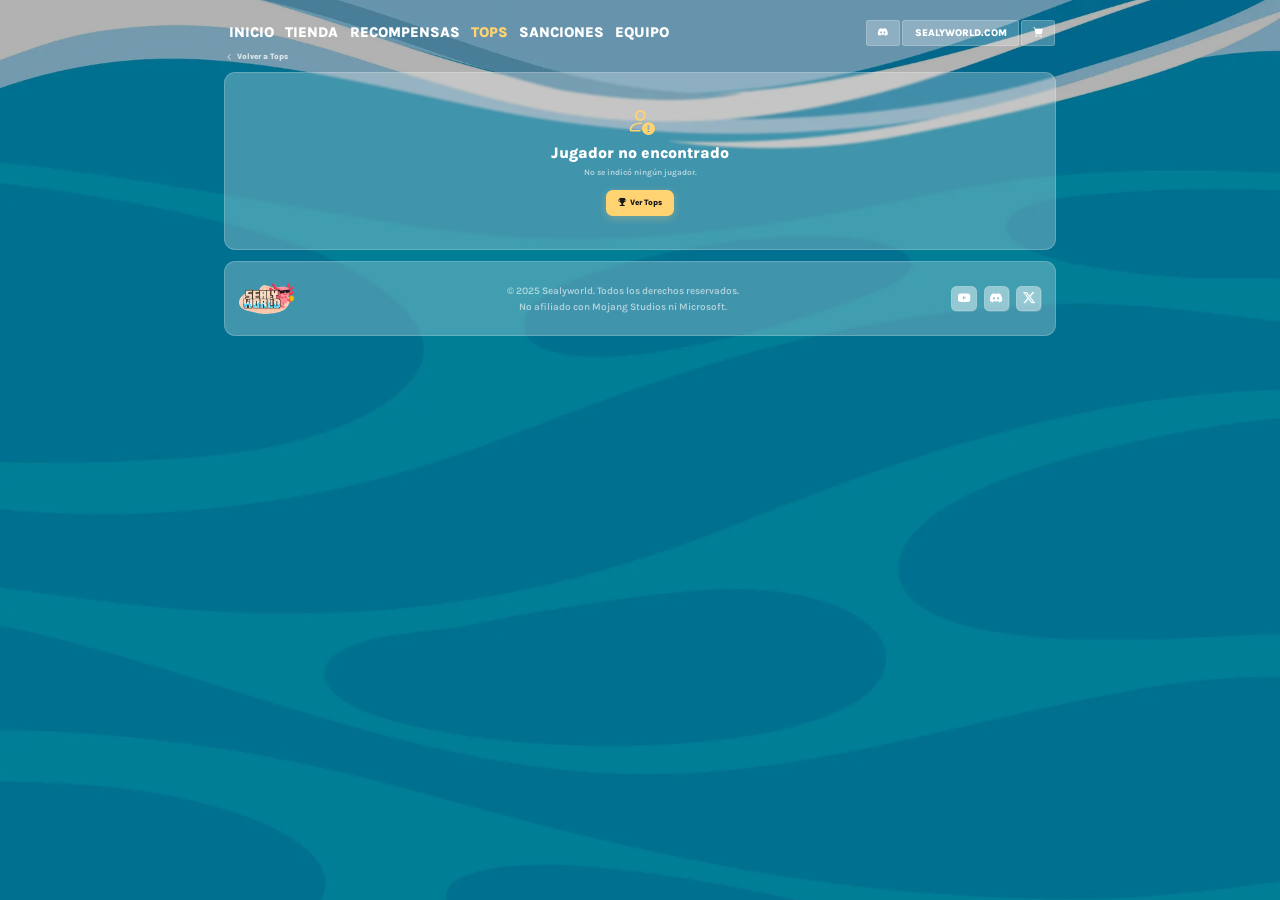
<file: perfil.html>
<!DOCTYPE html>
<html lang="es">

<head>
    <meta charset="utf-8">
    <meta content="width=device-width, initial-scale=1.0" name="viewport">

    <script>!function(){var w=window.innerWidth;if(w>=1200){document.documentElement.style.setProperty("--escala-pagina",w/2300);}}();</script>
    <title>Perfil | Sealy World</title>
    <meta name="description"
          content="Perfil de jugador de SealyWorld: estadísticas por modalidad, kills, K/D, victorias, dinero y nivel.">

    <link href="src/img/sealyworld_logo_sinfondo.webp" rel="icon" type="image/webp">
    <link href="src/img/sealyworld_logo_sinfondo.webp" rel="apple-touch-icon">

    <link rel="preconnect" href="https://fonts.googleapis.com">
    <link rel="preconnect" href="https://fonts.gstatic.com" crossorigin>
    <link rel="preconnect" href="https://mc-heads.net">

    <link rel="preload" as="image" href="src/img/sealyworld_background.webp" type="image/webp" fetchpriority="high">

    <link rel="preload" as="style"
          href="https://fonts.googleapis.com/css2?family=Karla:ital,wght@0,200..800;1,200..800&display=swap"
          onload="this.onload=null;this.rel='stylesheet'">
    <noscript>
        <link href="https://fonts.googleapis.com/css2?family=Karla:ital,wght@0,200..800;1,200..800&display=swap"
              rel="stylesheet">
    </noscript>

    <link href="src/lib/bootstrap/css/bootstrap.min.css" rel="stylesheet">

    <link href="src/lib/bootstrap-icons/bootstrap-icons-subset.css" rel="stylesheet">

    <link href="src/css/main.css?v=93" rel="stylesheet">
</head>

<body class="tienda">

<div id="fade-entrada"></div>

<header id="tienda-cabecera" class="tienda-cabecera d-flex align-items-center">
    <div class="tienda-cabecera__contenedor container-fluid container-xl position-relative d-flex align-items-center justify-content-between">

        <nav id="tienda-nav" class="tienda-nav">
            <ul>
                <li><a href="inicio.html" class="tienda-nav__enlace">Inicio</a></li>
                <li><a href="index.html" class="tienda-nav__enlace">TIENDA</a></li>
                <li><a href="recompensas.html" class="tienda-nav__enlace">Recompensas</a></li>
                <li><a href="tops.html" class="tienda-nav__enlace active">Tops</a></li>
                <li><a href="sanciones.html" class="tienda-nav__enlace">Sanciones</a></li>
                <li><a href="equipo.html" class="tienda-nav__enlace">Equipo</a></li>
            </ul>
            <i class="tienda-nav__toggle d-xl-none bi bi-list" role="button" tabindex="0" aria-label="Abrir menú"
               aria-expanded="false" aria-controls="tienda-nav"></i>
        </nav>

        <div class="tienda-cabecera__acciones d-flex align-items-center">
            <a class="tienda-cabecera__btn-discord" href="#" title="Discord" aria-label="Unirse a Discord">
                <i class="bi bi-discord"></i>
            </a>
            <a class="tienda-cabecera__btn-ip d-none d-md-inline-flex" href="#" target="_blank">
                SEALYWORLD.COM
            </a>
            <a class="tienda-cabecera__btn-carrito" href="#" title="Carrito de compras" aria-label="Carrito de compras">
                <i class="bi bi-cart-fill"></i>
                <span id="carrito-badge" class="carrito-badge" style="display:none">0</span>
            </a>
        </div>

    </div>
</header>

<main class="tienda__contenido">

    <section id="perfil" class="tienda-soporte section">
        <div class="container" id="perfil-app">

            <a class="pf__back" href="tops.html">
                <svg viewBox="0 0 24 24" fill="none" xmlns="http://www.w3.org/2000/svg">
                    <path d="M15 6l-6 6 6 6" stroke="currentColor" stroke-width="2.2" stroke-linecap="round"
                          stroke-linejoin="round"/>
                </svg>
                Volver a Tops
            </a>

            <div id="pf-content"></div>

        </div>
    </section>

    <footer class="tienda-footer section">
        <div class="container">
            <div class="tienda-footer__contenido">
                <div class="tienda-footer__logo">
                    <img loading="lazy" decoding="async" src="src/img/sealyworld_logo.webp"
                         alt="Sealyworld"
                         width="100" height="100"
                         loading="lazy">
                </div>
                <div class="tienda-footer__legal">
                    <p>© 2025 Sealyworld. Todos los derechos reservados.</p>
                    <p>No afiliado con Mojang Studios ni Microsoft.</p>
                </div>
                <div class="tienda-footer__redes">
                    <a href="#" class="tienda-footer__red" title="YouTube" aria-label="YouTube">
                        <i class="bi bi-youtube"></i>
                    </a>
                    <a href="#" class="tienda-footer__red" title="Discord" aria-label="Discord">
                        <i class="bi bi-discord"></i>
                    </a>
                    <a href="#" class="tienda-footer__red" title="Twitter" aria-label="Twitter">
                        <i class="bi bi-twitter-x"></i>
                    </a>
                </div>
            </div>
        </div>
    </footer>

</main>

<script src="src/lib/bootstrap/js/bootstrap.bundle.min.js" defer></script>

<script src="src/js/main.js?v=93" defer></script>

<script src="src/js/perfil.js?v=93" defer></script>

</body>

</html>
</file>
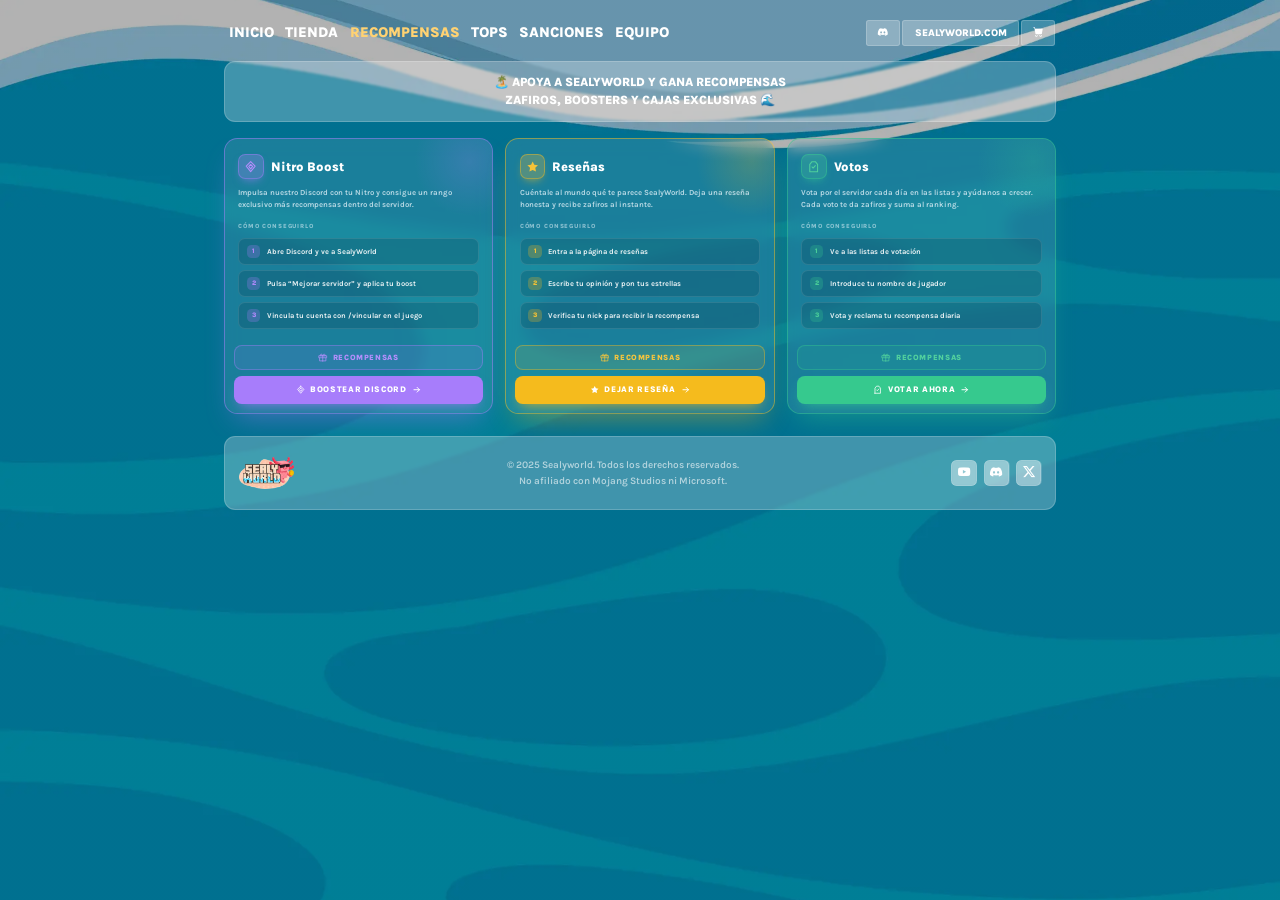
<file: recompensas.html>
<!DOCTYPE html>
<html lang="es">

<head>
    <meta charset="utf-8">
    <meta content="width=device-width, initial-scale=1.0" name="viewport">

    <script>!function(){var w=window.innerWidth;if(w>=1200){document.documentElement.style.setProperty("--escala-pagina",w/2300);}}();</script>
    <title>Recompensas | Sealy World</title>
    <meta name="description"
          content="Gana recompensas exclusivas en SealyWorld con Nitro Boost, reseñas y votando por el servidor: Zafiros, boosters y cajas de votación.">
    <meta name="keywords" content="SealyWorld, recompensas, nitro boost, reseñas, votar servidor, Minecraft, zafiros">

    <link href="src/img/sealyworld_logo_sinfondo.webp" rel="icon" type="image/webp">
    <link href="src/img/sealyworld_logo_sinfondo.webp" rel="apple-touch-icon">

    <link rel="preconnect" href="https://fonts.googleapis.com">
    <link rel="preconnect" href="https://fonts.gstatic.com" crossorigin>

    <link rel="preload" as="image" href="src/img/sealyworld_background.webp" type="image/webp" fetchpriority="high">

    <link rel="preload" as="style"
          href="https://fonts.googleapis.com/css2?family=Karla:ital,wght@0,200..800;1,200..800&display=swap"
          onload="this.onload=null;this.rel='stylesheet'">
    <noscript>
        <link href="https://fonts.googleapis.com/css2?family=Karla:ital,wght@0,200..800;1,200..800&display=swap"
              rel="stylesheet">
    </noscript>

    <link href="src/lib/bootstrap/css/bootstrap.min.css" rel="stylesheet">

    <link href="src/lib/bootstrap-icons/bootstrap-icons-subset.css" rel="stylesheet">

    <link href="src/css/main.css?v=93" rel="stylesheet">
</head>

<body class="tienda">

<div id="fade-entrada"></div>

<header id="tienda-cabecera" class="tienda-cabecera d-flex align-items-center">
    <div class="tienda-cabecera__contenedor container-fluid container-xl position-relative d-flex align-items-center justify-content-between">

        <nav id="tienda-nav" class="tienda-nav">
            <ul>
                <li><a href="inicio.html" class="tienda-nav__enlace">Inicio</a></li>
                <li><a href="index.html" class="tienda-nav__enlace">TIENDA</a></li>
                <li><a href="recompensas.html" class="tienda-nav__enlace active">Recompensas</a></li>
                <li><a href="tops.html" class="tienda-nav__enlace">Tops</a></li>
                <li><a href="sanciones.html" class="tienda-nav__enlace">Sanciones</a></li>
                <li><a href="equipo.html" class="tienda-nav__enlace">Equipo</a></li>
            </ul>
            <i class="tienda-nav__toggle d-xl-none bi bi-list" role="button" tabindex="0" aria-label="Abrir menú"
               aria-expanded="false" aria-controls="tienda-nav"></i>
        </nav>

        <div class="tienda-cabecera__acciones d-flex align-items-center">
            <a class="tienda-cabecera__btn-discord" href="#" title="Discord" aria-label="Unirse a Discord">
                <i class="bi bi-discord"></i>
            </a>
            <a class="tienda-cabecera__btn-ip d-none d-md-inline-flex" href="#" target="_blank">
                SEALYWORLD.COM
            </a>
            <a class="tienda-cabecera__btn-carrito" href="#" title="Carrito de compras" aria-label="Carrito de compras">
                <i class="bi bi-cart-fill"></i>
                <span id="carrito-badge" class="carrito-badge" style="display:none">0</span>
            </a>
        </div>

    </div>
</header>

<main class="tienda__contenido">

    <section id="tienda-jugador" class="tienda-jugador section">
        <div class="container">
            <div class="tienda-jugador__lista row gy-4 align-items-stretch">

                <div class="col-12">
                    <div class="tienda-jugador__item tienda-jugador__item--publicidad">
                        <div class="tienda-jugador__contenido text-center">
                            <p>🏝️ APOYA A SEALYWORLD Y GANA RECOMPENSAS</p>
                            <p>ZAFIROS, BOOSTERS Y CAJAS EXCLUSIVAS 🌊</p>
                        </div>
                    </div>
                </div>

            </div>
        </div>
    </section>

    <section id="recompensas" class="recompensas section">
        <div class="container">

            <div class="recompensas__grid">

                <article class="rcard" style="--rk:#a77dfb">
                    <div class="rcard__body">
                        <div class="rcard__head">
                            <span class="rcard__icon">
                                <svg viewBox="0 0 24 24" fill="none" stroke="currentColor" stroke-width="1.9" stroke-linecap="round" stroke-linejoin="round" aria-hidden="true"><path d="M12 3l8 8-8 10-8-10 8-8Z"/><path d="M12 8l3.5 3.5L12 16l-3.5-4.5L12 8Z"/></svg>
                            </span>
                            <h2 class="rcard__title">Nitro Boost</h2>
                        </div>
                        <p class="rcard__desc">Impulsa nuestro Discord con tu Nitro y consigue un rango exclusivo más recompensas dentro del servidor.</p>
                        <span class="rcard__stepslabel">Cómo conseguirlo</span>
                        <ol class="rcard__steps">
                            <li><span class="rcard__n">1</span>Abre Discord y ve a SealyWorld</li>
                            <li><span class="rcard__n">2</span>Pulsa “Mejorar servidor” y aplica tu boost</li>
                            <li><span class="rcard__n">3</span>Vincula tu cuenta con /vincular en el juego</li>
                        </ol>
                    </div>
                    <div class="rcard__cta">
                        <a href="#" class="rcard__btn rcard__btn--sec">
                            <svg viewBox="0 0 24 24" fill="none" stroke="currentColor" stroke-width="1.8" stroke-linejoin="round" aria-hidden="true"><path d="M20 12v8H4v-8M2 7h20v5H2zM12 22V7M12 7S11 3 8.5 3 5 6 5 7h7M12 7s1-4 3.5-4S19 6 19 7h-7"/></svg>
                            Recompensas
                        </a>
                        <a href="#" class="rcard__btn" target="_blank" rel="noopener noreferrer">
                            <svg viewBox="0 0 24 24" fill="none" stroke="currentColor" stroke-width="1.9" stroke-linecap="round" stroke-linejoin="round" aria-hidden="true"><path d="M12 3l8 8-8 10-8-10 8-8Z"/><path d="M12 8l3.5 3.5L12 16l-3.5-4.5L12 8Z"/></svg>
                            Boostear Discord
                            <svg class="rcard__arrow" viewBox="0 0 24 24" fill="none" stroke="currentColor" stroke-width="2.4" stroke-linecap="round" stroke-linejoin="round" aria-hidden="true"><path d="M5 12h14M13 6l6 6-6 6"/></svg>
                        </a>
                    </div>
                </article>

                <article class="rcard" style="--rk:#f5bb1d">
                    <div class="rcard__body">
                        <div class="rcard__head">
                            <span class="rcard__icon">
                                <svg viewBox="0 0 24 24" fill="currentColor" aria-hidden="true"><path d="M12 2.5l2.9 6 6.6.9-4.8 4.6 1.2 6.5L12 17.8 6.1 20.5l1.2-6.5L2.5 9.4l6.6-.9L12 2.5Z"/></svg>
                            </span>
                            <h2 class="rcard__title">Reseñas</h2>
                        </div>
                        <p class="rcard__desc">Cuéntale al mundo qué te parece SealyWorld. Deja una reseña honesta y recibe zafiros al instante.</p>
                        <span class="rcard__stepslabel">Cómo conseguirlo</span>
                        <ol class="rcard__steps">
                            <li><span class="rcard__n">1</span>Entra a la página de reseñas</li>
                            <li><span class="rcard__n">2</span>Escribe tu opinión y pon tus estrellas</li>
                            <li><span class="rcard__n">3</span>Verifica tu nick para recibir la recompensa</li>
                        </ol>
                    </div>
                    <div class="rcard__cta">
                        <a href="#" class="rcard__btn rcard__btn--sec">
                            <svg viewBox="0 0 24 24" fill="none" stroke="currentColor" stroke-width="1.8" stroke-linejoin="round" aria-hidden="true"><path d="M20 12v8H4v-8M2 7h20v5H2zM12 22V7M12 7S11 3 8.5 3 5 6 5 7h7M12 7s1-4 3.5-4S19 6 19 7h-7"/></svg>
                            Recompensas
                        </a>
                        <a href="#" class="rcard__btn" target="_blank" rel="noopener noreferrer">
                            <svg viewBox="0 0 24 24" fill="currentColor" aria-hidden="true"><path d="M12 2.5l2.9 6 6.6.9-4.8 4.6 1.2 6.5L12 17.8 6.1 20.5l1.2-6.5L2.5 9.4l6.6-.9L12 2.5Z"/></svg>
                            Dejar reseña
                            <svg class="rcard__arrow" viewBox="0 0 24 24" fill="none" stroke="currentColor" stroke-width="2.4" stroke-linecap="round" stroke-linejoin="round" aria-hidden="true"><path d="M5 12h14M13 6l6 6-6 6"/></svg>
                        </a>
                    </div>
                </article>

                <article class="rcard" style="--rk:#36c98e">
                    <div class="rcard__body">
                        <div class="rcard__head">
                            <span class="rcard__icon">
                                <svg viewBox="0 0 24 24" fill="none" stroke="currentColor" stroke-width="1.9" stroke-linecap="round" stroke-linejoin="round" aria-hidden="true"><path d="M9 12.5l2 2 4-4.5M5 21V8l4-5h6l4 5v13H5Z"/></svg>
                            </span>
                            <h2 class="rcard__title">Votos</h2>
                        </div>
                        <p class="rcard__desc">Vota por el servidor cada día en las listas y ayúdanos a crecer. Cada voto te da zafiros y suma al ranking.</p>
                        <span class="rcard__stepslabel">Cómo conseguirlo</span>
                        <ol class="rcard__steps">
                            <li><span class="rcard__n">1</span>Ve a las listas de votación</li>
                            <li><span class="rcard__n">2</span>Introduce tu nombre de jugador</li>
                            <li><span class="rcard__n">3</span>Vota y reclama tu recompensa diaria</li>
                        </ol>
                    </div>
                    <div class="rcard__cta">
                        <a href="#" class="rcard__btn rcard__btn--sec">
                            <svg viewBox="0 0 24 24" fill="none" stroke="currentColor" stroke-width="1.8" stroke-linejoin="round" aria-hidden="true"><path d="M20 12v8H4v-8M2 7h20v5H2zM12 22V7M12 7S11 3 8.5 3 5 6 5 7h7M12 7s1-4 3.5-4S19 6 19 7h-7"/></svg>
                            Recompensas
                        </a>
                        <a href="#" class="rcard__btn" target="_blank" rel="noopener noreferrer">
                            <svg viewBox="0 0 24 24" fill="none" stroke="currentColor" stroke-width="1.9" stroke-linecap="round" stroke-linejoin="round" aria-hidden="true"><path d="M9 12.5l2 2 4-4.5M5 21V8l4-5h6l4 5v13H5Z"/></svg>
                            Votar ahora
                            <svg class="rcard__arrow" viewBox="0 0 24 24" fill="none" stroke="currentColor" stroke-width="2.4" stroke-linecap="round" stroke-linejoin="round" aria-hidden="true"><path d="M5 12h14M13 6l6 6-6 6"/></svg>
                        </a>
                    </div>
                </article>

            </div>

        </div>
    </section>

    <footer class="tienda-footer section">
        <div class="container">
            <div class="tienda-footer__contenido">
                <div class="tienda-footer__logo">
                    <img loading="lazy" decoding="async" src="src/img/sealyworld_logo.webp"
                         alt="Sealyworld"
                         width="100" height="100"
                         loading="lazy">
                </div>
                <div class="tienda-footer__legal">
                    <p>© 2025 Sealyworld. Todos los derechos reservados.</p>
                    <p>No afiliado con Mojang Studios ni Microsoft.</p>
                </div>
                <div class="tienda-footer__redes">
                    <a href="#" class="tienda-footer__red" title="YouTube" aria-label="YouTube">
                        <i class="bi bi-youtube"></i>
                    </a>
                    <a href="#" class="tienda-footer__red" title="Discord" aria-label="Discord">
                        <i class="bi bi-discord"></i>
                    </a>
                    <a href="#" class="tienda-footer__red" title="Twitter" aria-label="Twitter">
                        <i class="bi bi-twitter-x"></i>
                    </a>
                </div>
            </div>
        </div>
    </footer>

</main>

<div id="carrito-panel" class="carrito-panel">
    <div class="carrito-panel__overlay"></div>
    <div class="carrito-panel__cajita">

        <div class="carrito-panel__cabecera">
            <h3 class="carrito-panel__titulo">
                <i class="bi bi-cart-fill"></i> Tu Carrito
            </h3>
            <button id="carrito-cerrar" class="carrito-panel__cerrar" aria-label="Cerrar carrito">
                <i class="bi bi-x-lg"></i>
            </button>
        </div>

        <div id="carrito-vacio" class="carrito-panel__vacio">
            <i class="bi bi-cart-x-fill"></i>
            <p>Tu carrito está vacío</p>
            <span>Agrega paquetes de Zafiros para continuar</span>
        </div>

        <div id="carrito-lista" class="carrito-panel__lista"></div>

        <div class="carrito-panel__pie">
            <div class="carrito-panel__total-fila">
                <span class="carrito-panel__total-label">Total:</span>
                <span id="carrito-total" class="carrito-panel__total-valor">$0.00</span>
            </div>
            <div id="carrito-jugador-aviso" class="carrito-panel__jugador-aviso" style="display:none">
                <i class="bi bi-exclamation-triangle-fill"></i>
                Ingresa tu nombre de jugador primero
            </div>
            <button id="btn-checkout" class="carrito-panel__btn-checkout">
                <i class="bi bi-lock-fill"></i> Ir al Pago
            </button>
        </div>

    </div>
</div>

<div id="modal-error-pago" class="modal-jugador" aria-hidden="true">
    <div class="modal-jugador__overlay"></div>
    <div class="modal-jugador__caja" role="dialog" aria-modal="true" aria-labelledby="modal-error-pago-titulo">
        <div class="modal-jugador__icono">
            <i class="bi bi-x-circle-fill"></i>
        </div>
        <h3 id="modal-error-pago-titulo" class="modal-jugador__titulo">Error al procesar el pago</h3>
        <p id="modal-error-pago-texto" class="modal-jugador__texto">Ocurrió un error al procesar el pago. Por favor
            intenta de nuevo o contacta soporte.</p>
        <button id="modal-error-pago-cerrar" class="modal-jugador__boton">
            <i class="bi bi-arrow-counterclockwise"></i> Intentar de nuevo
        </button>
    </div>
</div>

<div id="modal-jugador" class="modal-jugador" aria-hidden="true">
    <div class="modal-jugador__overlay"></div>
    <div class="modal-jugador__caja" role="dialog" aria-modal="true" aria-labelledby="modal-jugador-titulo">
        <div class="modal-jugador__icono">
            <i class="bi bi-person-exclamation"></i>
        </div>
        <h3 id="modal-jugador-titulo" class="modal-jugador__titulo">Nombre de jugador requerido</h3>
        <p class="modal-jugador__texto">Ingresa tu nombre de jugador antes de continuar al pago.</p>
        <button id="modal-jugador-cerrar" class="modal-jugador__boton">
            <i class="bi bi-pencil-fill"></i> Ingresar nombre
        </button>
    </div>
</div>

<script src="src/lib/bootstrap/js/bootstrap.bundle.min.js" defer></script>

<script src="src/js/main.js?v=93" defer></script>

<script src="src/js/tienda.js?v=93" defer></script>

</body>

</html>
</file>
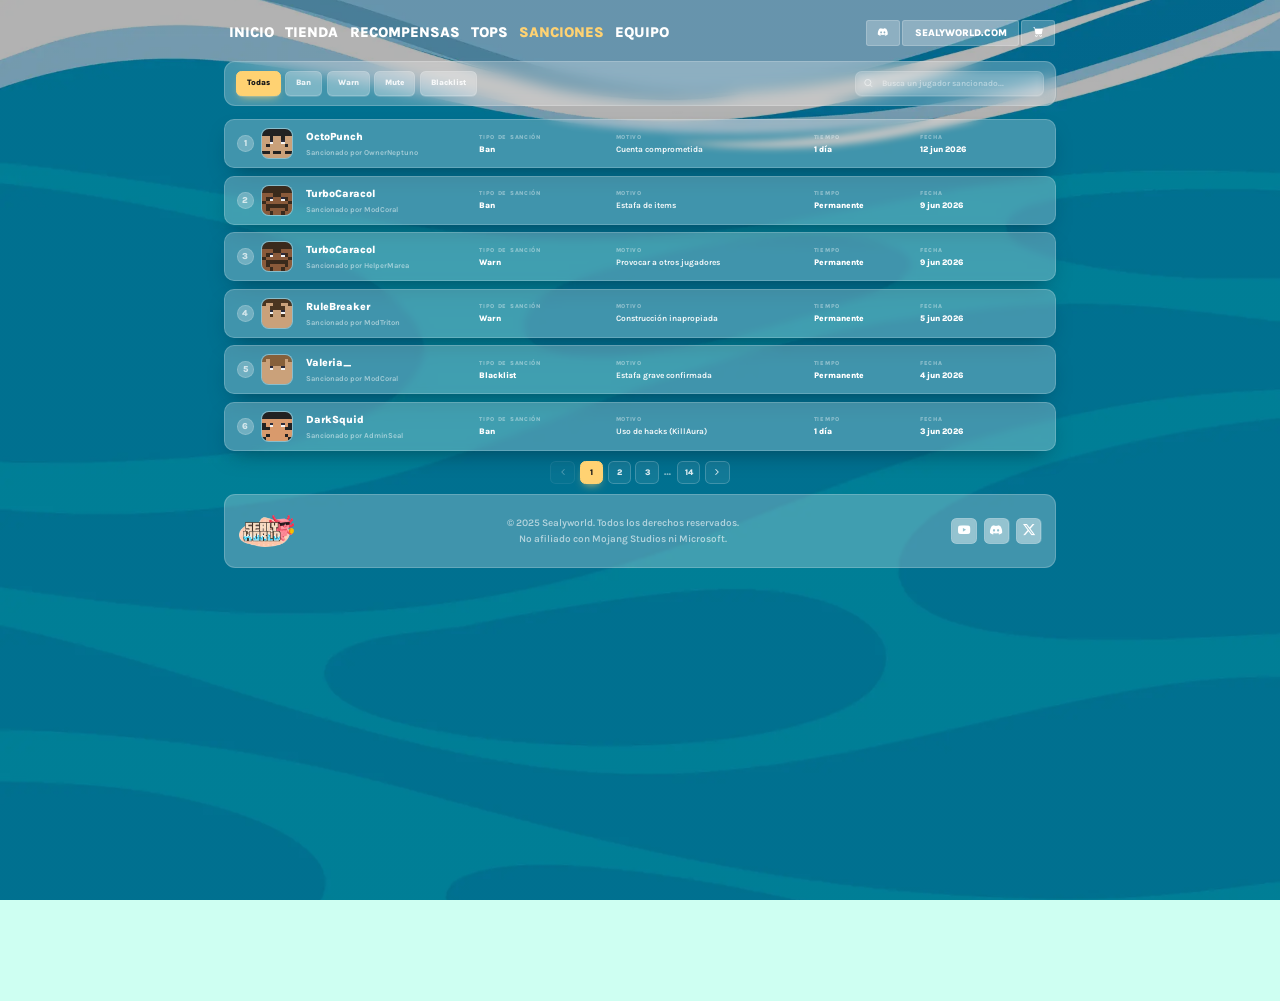
<file: sanciones.html>
<!DOCTYPE html>
<html lang="es">

<head>
    <meta charset="utf-8">
    <meta content="width=device-width, initial-scale=1.0" name="viewport">

    <script>!function(){var w=window.innerWidth;if(w>=1200){document.documentElement.style.setProperty("--escala-pagina",w/2300);}}();</script>
    <title>Sanciones | Sealy World</title>
    <meta name="description"
          content="Registro oficial de sanciones de SealyWorld. Consulta los baneos, advertencias, muteos y blacklists aplicados por el staff: jugador, motivo y fecha.">
    <meta name="keywords" content="SealyWorld, sanciones, baneos, ban, warn, mute, blacklist, castigos, staff">

    <link href="src/img/sealyworld_logo_sinfondo.webp" rel="icon" type="image/webp">
    <link href="src/img/sealyworld_logo_sinfondo.webp" rel="apple-touch-icon">

    <link rel="preconnect" href="https://fonts.googleapis.com">
    <link rel="preconnect" href="https://fonts.gstatic.com" crossorigin>
    <link rel="preconnect" href="https://mc-heads.net">

    <link rel="preload" as="image" href="src/img/sealyworld_background.webp" type="image/webp" fetchpriority="high">

    <link rel="preload" as="style"
          href="https://fonts.googleapis.com/css2?family=Karla:ital,wght@0,200..800;1,200..800&display=swap"
          onload="this.onload=null;this.rel='stylesheet'">
    <noscript>
        <link href="https://fonts.googleapis.com/css2?family=Karla:ital,wght@0,200..800;1,200..800&display=swap"
              rel="stylesheet">
    </noscript>

    <link href="src/lib/bootstrap/css/bootstrap.min.css" rel="stylesheet">

    <link href="src/lib/bootstrap-icons/bootstrap-icons-subset.css" rel="stylesheet">

    <link href="src/css/main.css?v=93" rel="stylesheet">
</head>

<body class="tienda">

<div id="fade-entrada"></div>

<header id="tienda-cabecera" class="tienda-cabecera d-flex align-items-center">
    <div class="tienda-cabecera__contenedor container-fluid container-xl position-relative d-flex align-items-center justify-content-between">

        <nav id="tienda-nav" class="tienda-nav">
            <ul>
                <li><a href="inicio.html" class="tienda-nav__enlace">Inicio</a></li>
                <li><a href="index.html" class="tienda-nav__enlace">TIENDA</a></li>
                <li><a href="recompensas.html" class="tienda-nav__enlace">Recompensas</a></li>
                <li><a href="tops.html" class="tienda-nav__enlace">Tops</a></li>
                <li><a href="sanciones.html" class="tienda-nav__enlace active">Sanciones</a></li>
                <li><a href="equipo.html" class="tienda-nav__enlace">Equipo</a></li>
            </ul>
            <i class="tienda-nav__toggle d-xl-none bi bi-list" role="button" tabindex="0" aria-label="Abrir menú"
               aria-expanded="false" aria-controls="tienda-nav"></i>
        </nav>

        <div class="tienda-cabecera__acciones d-flex align-items-center">
            <a class="tienda-cabecera__btn-discord" href="#" title="Discord" aria-label="Unirse a Discord">
                <i class="bi bi-discord"></i>
            </a>
            <a class="tienda-cabecera__btn-ip d-none d-md-inline-flex" href="#" target="_blank">
                SEALYWORLD.COM
            </a>
            <a class="tienda-cabecera__btn-carrito" href="#" title="Carrito de compras" aria-label="Carrito de compras">
                <i class="bi bi-cart-fill"></i>
                <span id="carrito-badge" class="carrito-badge" style="display:none">0</span>
            </a>
        </div>

    </div>
</header>

<main class="tienda__contenido">

    <section id="sanciones" class="tienda-soporte section">
        <div class="container" id="sanciones-app">

            <div class="lb__toolbar">
                <div class="lb__group">
                    <div class="lb__group-row">
                        <div class="lb__tabs" id="sn-tabs" role="tablist" aria-label="Tipo de sanción"></div>
                        <div class="lb__search">
                            <svg viewBox="0 0 24 24" fill="none" xmlns="http://www.w3.org/2000/svg">
                                <circle cx="11" cy="11" r="7" stroke="#fff" stroke-width="2"/>
                                <path d="m20 20-3.5-3.5" stroke="#fff" stroke-width="2" stroke-linecap="round"/>
                            </svg>
                            <input id="sn-search" type="text" placeholder="Busca un jugador sancionado..."
                                   aria-label="Buscar jugador" autocomplete="off" spellcheck="false">
                            <div class="lb__search-results" id="sn-search-results"></div>
                        </div>
                    </div>
                </div>
            </div>

            <div class="lb__board">
                <div class="lb__grid" id="sn-grid"></div>
            </div>

            <nav class="sn__pager" id="sn-pager" aria-label="Paginación de sanciones"></nav>

        </div>
    </section>

    <footer class="tienda-footer section">
        <div class="container">
            <div class="tienda-footer__contenido">
                <div class="tienda-footer__logo">
                    <img loading="lazy" decoding="async" src="src/img/sealyworld_logo.webp"
                         alt="Sealyworld"
                         width="100" height="100"
                         loading="lazy">
                </div>
                <div class="tienda-footer__legal">
                    <p>© 2025 Sealyworld. Todos los derechos reservados.</p>
                    <p>No afiliado con Mojang Studios ni Microsoft.</p>
                </div>
                <div class="tienda-footer__redes">
                    <a href="#" class="tienda-footer__red" title="YouTube" aria-label="YouTube">
                        <i class="bi bi-youtube"></i>
                    </a>
                    <a href="#" class="tienda-footer__red" title="Discord" aria-label="Discord">
                        <i class="bi bi-discord"></i>
                    </a>
                    <a href="#" class="tienda-footer__red" title="Twitter" aria-label="Twitter">
                        <i class="bi bi-twitter-x"></i>
                    </a>
                </div>
            </div>
        </div>
    </footer>

</main>

<div id="carrito-panel" class="carrito-panel">
    <div class="carrito-panel__overlay"></div>
    <div class="carrito-panel__cajita">

        <div class="carrito-panel__cabecera">
            <h3 class="carrito-panel__titulo">
                <i class="bi bi-cart-fill"></i> Tu Carrito
            </h3>
            <button id="carrito-cerrar" class="carrito-panel__cerrar" aria-label="Cerrar carrito">
                <i class="bi bi-x-lg"></i>
            </button>
        </div>

        <div id="carrito-vacio" class="carrito-panel__vacio">
            <i class="bi bi-cart-x-fill"></i>
            <p>Tu carrito está vacío</p>
            <span>Agrega paquetes de Zafiros para continuar</span>
        </div>

        <div id="carrito-lista" class="carrito-panel__lista"></div>

        <div class="carrito-panel__pie">
            <div class="carrito-panel__total-fila">
                <span class="carrito-panel__total-label">Total:</span>
                <span id="carrito-total" class="carrito-panel__total-valor">$0.00</span>
            </div>
            <div id="carrito-jugador-aviso" class="carrito-panel__jugador-aviso" style="display:none">
                <i class="bi bi-exclamation-triangle-fill"></i>
                Ingresa tu nombre de jugador primero
            </div>
            <button id="btn-checkout" class="carrito-panel__btn-checkout">
                <i class="bi bi-lock-fill"></i> Ir al Pago
            </button>
        </div>

    </div>
</div>

<div id="modal-error-pago" class="modal-jugador" aria-hidden="true">
    <div class="modal-jugador__overlay"></div>
    <div class="modal-jugador__caja" role="dialog" aria-modal="true" aria-labelledby="modal-error-pago-titulo">
        <div class="modal-jugador__icono">
            <i class="bi bi-x-circle-fill"></i>
        </div>
        <h3 id="modal-error-pago-titulo" class="modal-jugador__titulo">Error al procesar el pago</h3>
        <p id="modal-error-pago-texto" class="modal-jugador__texto">Ocurrió un error al procesar el pago. Por favor
            intenta de nuevo o contacta soporte.</p>
        <button id="modal-error-pago-cerrar" class="modal-jugador__boton">
            <i class="bi bi-arrow-counterclockwise"></i> Intentar de nuevo
        </button>
    </div>
</div>

<div id="modal-jugador" class="modal-jugador" aria-hidden="true">
    <div class="modal-jugador__overlay"></div>
    <div class="modal-jugador__caja" role="dialog" aria-modal="true" aria-labelledby="modal-jugador-titulo">
        <div class="modal-jugador__icono">
            <i class="bi bi-person-exclamation"></i>
        </div>
        <h3 id="modal-jugador-titulo" class="modal-jugador__titulo">Nombre de jugador requerido</h3>
        <p class="modal-jugador__texto">Ingresa tu nombre de jugador antes de continuar al pago.</p>
        <button id="modal-jugador-cerrar" class="modal-jugador__boton">
            <i class="bi bi-pencil-fill"></i> Ingresar nombre
        </button>
    </div>
</div>

<script src="src/lib/bootstrap/js/bootstrap.bundle.min.js" defer></script>

<script src="src/js/main.js?v=93" defer></script>

<script src="src/js/tienda.js?v=93" defer></script>

<script src="src/js/sanciones.js?v=93" defer></script>

</body>

</html>
</file>
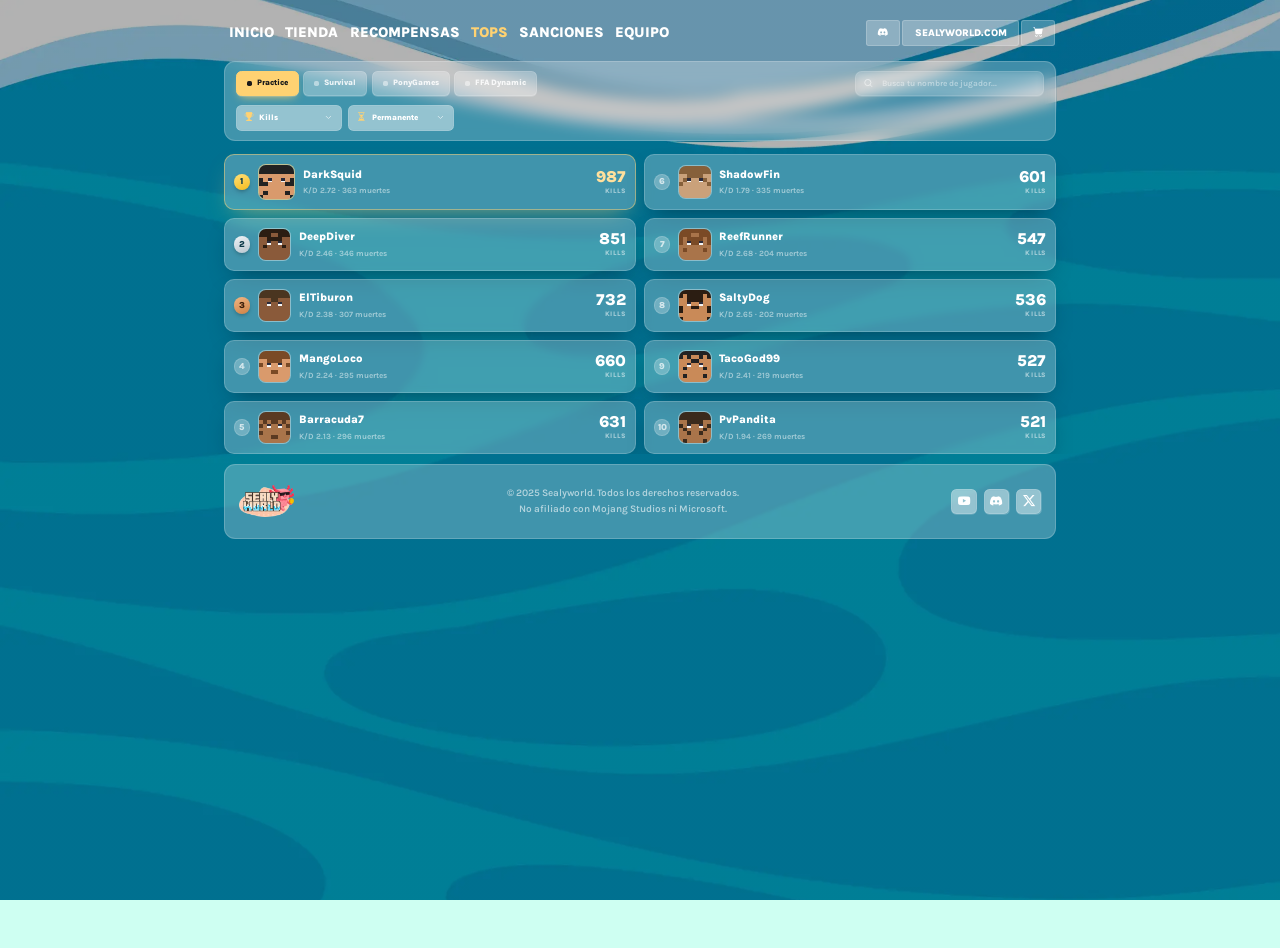
<file: tops.html>
<!DOCTYPE html>
<html lang="es">

<head>
    <meta charset="utf-8">
    <meta content="width=device-width, initial-scale=1.0" name="viewport">

    <script>!function(){var w=window.innerWidth;if(w>=1200){document.documentElement.style.setProperty("--escala-pagina",w/2300);}}();</script>
    <title>Tops | Sealy World</title>
    <meta name="description"
          content="Clasificación oficial de SealyWorld. Consulta el Top 10 de jugadores por kills y K/D en cada modalidad: Practice, Survival, PonyGames y FFA.">
    <meta name="keywords" content="SealyWorld, tops, leaderboards, clasificación, ranking Minecraft, kills, K/D">

    <link href="src/img/sealyworld_logo_sinfondo.webp" rel="icon" type="image/webp">
    <link href="src/img/sealyworld_logo_sinfondo.webp" rel="apple-touch-icon">

    <link rel="preconnect" href="https://fonts.googleapis.com">
    <link rel="preconnect" href="https://fonts.gstatic.com" crossorigin>
    <link rel="preconnect" href="https://mc-heads.net">

    <link rel="preload" as="image" href="src/img/sealyworld_background.webp" type="image/webp" fetchpriority="high">

    <link rel="preload" as="style"
          href="https://fonts.googleapis.com/css2?family=Karla:ital,wght@0,200..800;1,200..800&display=swap"
          onload="this.onload=null;this.rel='stylesheet'">
    <noscript>
        <link href="https://fonts.googleapis.com/css2?family=Karla:ital,wght@0,200..800;1,200..800&display=swap"
              rel="stylesheet">
    </noscript>

    <link href="src/lib/bootstrap/css/bootstrap.min.css" rel="stylesheet">

    <link href="src/lib/bootstrap-icons/bootstrap-icons-subset.css" rel="stylesheet">

    <link href="src/css/main.css?v=93" rel="stylesheet">
</head>

<body class="tienda">

<div id="fade-entrada"></div>

<header id="tienda-cabecera" class="tienda-cabecera d-flex align-items-center">
    <div class="tienda-cabecera__contenedor container-fluid container-xl position-relative d-flex align-items-center justify-content-between">

        <nav id="tienda-nav" class="tienda-nav">
            <ul>
                <li><a href="inicio.html" class="tienda-nav__enlace">Inicio</a></li>
                <li><a href="index.html" class="tienda-nav__enlace">TIENDA</a></li>
                <li><a href="recompensas.html" class="tienda-nav__enlace">Recompensas</a></li>
                <li><a href="tops.html" class="tienda-nav__enlace active">Tops</a></li>
                <li><a href="sanciones.html" class="tienda-nav__enlace">Sanciones</a></li>
                <li><a href="equipo.html" class="tienda-nav__enlace">Equipo</a></li>
            </ul>
            <i class="tienda-nav__toggle d-xl-none bi bi-list" role="button" tabindex="0" aria-label="Abrir menú"
               aria-expanded="false" aria-controls="tienda-nav"></i>
        </nav>

        <div class="tienda-cabecera__acciones d-flex align-items-center">
            <a class="tienda-cabecera__btn-discord" href="#" title="Discord" aria-label="Unirse a Discord">
                <i class="bi bi-discord"></i>
            </a>
            <a class="tienda-cabecera__btn-ip d-none d-md-inline-flex" href="#" target="_blank">
                SEALYWORLD.COM
            </a>
            <a class="tienda-cabecera__btn-carrito" href="#" title="Carrito de compras" aria-label="Carrito de compras">
                <i class="bi bi-cart-fill"></i>
                <span id="carrito-badge" class="carrito-badge" style="display:none">0</span>
            </a>
        </div>

    </div>
</header>

<main class="tienda__contenido">

    <section id="tops" class="tienda-soporte section">
        <div class="container" id="tops-app">

            <div class="lb__toolbar">
                <div class="lb__group">
                    <div class="lb__group-row">
                        <div class="lb__tabs" id="lb-tabs" role="tablist" aria-label="Modalidad"></div>
                        <div class="lb__search">
                            <svg viewBox="0 0 24 24" fill="none" xmlns="http://www.w3.org/2000/svg">
                                <circle cx="11" cy="11" r="7" stroke="#fff" stroke-width="2"/>
                                <path d="m20 20-3.5-3.5" stroke="#fff" stroke-width="2" stroke-linecap="round"/>
                            </svg>
                            <input id="lb-search" type="text" placeholder="Busca tu nombre de jugador..."
                                   aria-label="Buscar jugador" autocomplete="off" spellcheck="false">
                            <div class="lb__search-results" id="lb-search-results"></div>
                        </div>
                    </div>
                </div>

                <div class="lb__filters" id="lb-filters"></div>
            </div>

            <div class="lb__board">
                <div class="lb__grid" id="lb-grid"></div>
            </div>

        </div>
    </section>

    <footer class="tienda-footer section">
        <div class="container">
            <div class="tienda-footer__contenido">
                <div class="tienda-footer__logo">
                    <img loading="lazy" decoding="async" src="src/img/sealyworld_logo.webp"
                         alt="Sealyworld"
                         width="100" height="100"
                         loading="lazy">
                </div>
                <div class="tienda-footer__legal">
                    <p>© 2025 Sealyworld. Todos los derechos reservados.</p>
                    <p>No afiliado con Mojang Studios ni Microsoft.</p>
                </div>
                <div class="tienda-footer__redes">
                    <a href="#" class="tienda-footer__red" title="YouTube" aria-label="YouTube">
                        <i class="bi bi-youtube"></i>
                    </a>
                    <a href="#" class="tienda-footer__red" title="Discord" aria-label="Discord">
                        <i class="bi bi-discord"></i>
                    </a>
                    <a href="#" class="tienda-footer__red" title="Twitter" aria-label="Twitter">
                        <i class="bi bi-twitter-x"></i>
                    </a>
                </div>
            </div>
        </div>
    </footer>

</main>

<div id="carrito-panel" class="carrito-panel">
    <div class="carrito-panel__overlay"></div>
    <div class="carrito-panel__cajita">

        <div class="carrito-panel__cabecera">
            <h3 class="carrito-panel__titulo">
                <i class="bi bi-cart-fill"></i> Tu Carrito
            </h3>
            <button id="carrito-cerrar" class="carrito-panel__cerrar" aria-label="Cerrar carrito">
                <i class="bi bi-x-lg"></i>
            </button>
        </div>

        <div id="carrito-vacio" class="carrito-panel__vacio">
            <i class="bi bi-cart-x-fill"></i>
            <p>Tu carrito está vacío</p>
            <span>Agrega paquetes de Zafiros para continuar</span>
        </div>

        <div id="carrito-lista" class="carrito-panel__lista"></div>

        <div class="carrito-panel__pie">
            <div class="carrito-panel__total-fila">
                <span class="carrito-panel__total-label">Total:</span>
                <span id="carrito-total" class="carrito-panel__total-valor">$0.00</span>
            </div>
            <div id="carrito-jugador-aviso" class="carrito-panel__jugador-aviso" style="display:none">
                <i class="bi bi-exclamation-triangle-fill"></i>
                Ingresa tu nombre de jugador primero
            </div>
            <button id="btn-checkout" class="carrito-panel__btn-checkout">
                <i class="bi bi-lock-fill"></i> Ir al Pago
            </button>
        </div>

    </div>
</div>

<div id="modal-error-pago" class="modal-jugador" aria-hidden="true">
    <div class="modal-jugador__overlay"></div>
    <div class="modal-jugador__caja" role="dialog" aria-modal="true" aria-labelledby="modal-error-pago-titulo">
        <div class="modal-jugador__icono">
            <i class="bi bi-x-circle-fill"></i>
        </div>
        <h3 id="modal-error-pago-titulo" class="modal-jugador__titulo">Error al procesar el pago</h3>
        <p id="modal-error-pago-texto" class="modal-jugador__texto">Ocurrió un error al procesar el pago. Por favor
            intenta de nuevo o contacta soporte.</p>
        <button id="modal-error-pago-cerrar" class="modal-jugador__boton">
            <i class="bi bi-arrow-counterclockwise"></i> Intentar de nuevo
        </button>
    </div>
</div>

<div id="modal-jugador" class="modal-jugador" aria-hidden="true">
    <div class="modal-jugador__overlay"></div>
    <div class="modal-jugador__caja" role="dialog" aria-modal="true" aria-labelledby="modal-jugador-titulo">
        <div class="modal-jugador__icono">
            <i class="bi bi-person-exclamation"></i>
        </div>
        <h3 id="modal-jugador-titulo" class="modal-jugador__titulo">Nombre de jugador requerido</h3>
        <p class="modal-jugador__texto">Ingresa tu nombre de jugador antes de continuar al pago.</p>
        <button id="modal-jugador-cerrar" class="modal-jugador__boton">
            <i class="bi bi-pencil-fill"></i> Ingresar nombre
        </button>
    </div>
</div>

<script src="src/lib/bootstrap/js/bootstrap.bundle.min.js" defer></script>

<script src="src/js/main.js?v=93" defer></script>

<script src="src/js/tienda.js?v=93" defer></script>

<script src="src/js/tops.js?v=93" defer></script>

</body>

</html>
</file>
<file: src/css/main.css>
@font-face {
    font-family: 'Karla Fallback';
    src: local('Arial'), local('Helvetica Neue');
    size-adjust: 97%;
    ascent-override: 95%;
    descent-override: 24%;
    line-gap-override: 0%;
}

:root {
    --accent-color: #ffd272;
    --contrast-color: #ffffff;
    --heading-color: #ffffff;
    --default-color: #ffffff;
    --heading-font: "Karla", 'Karla Fallback', sans-serif;
    --nav-font: "Karla", 'Karla Fallback', sans-serif;
    --nav-color: rgba(255, 255, 255, 0.8);
    --nav-dropdown-color: rgba(255, 255, 255, 0.9);
    --nav-dropdown-hover-color: #ffd272;
    --nav-mobile-background-color: rgba(30, 30, 30, 0.95);
}

html {
    background-color: #cefff2;
    background-image: linear-gradient(rgba(0, 0, 0, 0.3), rgba(0, 0, 0, 0.3)),
    url("../img/sealyworld_background.webp");
    background-attachment: fixed, fixed;
    background-size: cover, cover;
    background-position: center center, center center;
    background-repeat: no-repeat, no-repeat;
    min-height: 100vh;
}

@media (min-width: 1200px) {
    body {
        min-width: 1200px;
    }
}

body {
    background: transparent;
    position: relative;
    font-family: "Karla", 'Karla Fallback', sans-serif;

    zoom: var(--escala-pagina, 1);
}

@media (min-width: 1200px) {
    .container,
    .container-sm,
    .container-md,
    .container-lg,
    .container-xl,
    .container-xxl {
        max-width: 1520px;
    }
}

a {
    text-decoration: none;
    transition: 0.3s;
}

a:hover {
    color: color-mix(in srgb, var(--accent-color), transparent 25%);
    text-decoration: none;
}

h1, h2, h3, h4, h5, h6 {
    color: var(--heading-color);
    font-family: var(--heading-font);
}

#fade-entrada {
    position: fixed;
    inset: 0;
    z-index: 999998;
    background: #000;
    pointer-events: none;
    animation: fade-entrada 0.6s ease forwards;
    will-change: opacity;
}

@keyframes fade-entrada {
    from {
        opacity: 1;
    }
    to {
        opacity: 0;
    }
}

.tienda-cabecera {
    position: relative;
    margin-top: 20px;
    --surface-color: #e8e6f3;
    color: var(--default-color);
    transition: all 0.5s;
    z-index: 997;
}

.tienda-cabecera__contenedor {
    transition: all 0.5s;
    position: relative;
    padding-top: 10px;
    padding-bottom: 10px;
    border-radius: 10px;
}

.tienda-cabecera__btn-discord {
    border: 2px solid rgba(255, 255, 255, 0.19);
    background-color: rgba(255, 255, 255, 0.25);
    color: white;
    font-size: 18px;
    font-weight: 800;
    padding: 8px 20px;
    border-radius: 5px;
    margin: 2px;
    transition: 0.3s;
}

.tienda-cabecera__btn-discord:hover {
    transform: scale(0.95);
}

.tienda-cabecera__btn-carrito {
    border: 2px solid rgba(255, 255, 255, 0.19);
    background-color: rgba(255, 255, 255, 0.25);
    color: white;
    font-size: 18px;
    font-weight: 800;
    padding: 8px 20px;
    border-radius: 5px;
    margin: 2px;
    transition: 0.3s;
}

.tienda-cabecera__btn-carrito:hover {
    transform: scale(0.95);
}

.tienda-cabecera__btn-ip {
    border: 2px solid rgba(255, 255, 255, 0.19);
    background-color: rgba(255, 255, 255, 0.25);
    color: white;
    font-size: 18px;
    font-weight: 800;
    padding: 8px 20px;
    border-radius: 5px;
    margin: 2px;
    transition: 0.3s;
}

.tienda-cabecera__btn-ip:hover {
    transform: scale(0.95);
}

@media (min-width: 1200px) {
    .tienda-nav {
        padding: 0;
    }

    .tienda-nav ul {
        margin: 0;
        display: flex;
        padding: 0;
        list-style: none;
        align-items: center;
    }

    .tienda-nav li {
        position: relative;
    }

    .tienda-nav a,
    .tienda-nav a:focus {
        color: white;
        font-size: 26px;
        font-family: var(--nav-font);
        font-weight: 800;
        display: flex;
        align-items: center;
        justify-content: space-between;
        white-space: nowrap;
        transition: 0.3s;
        text-transform: uppercase;
        margin: 10px;
    }

    .tienda-nav a:hover {
        transform: scale(0.95);
    }

    .tienda-nav li:last-child a {
        padding-right: 0;
    }

    .tienda-nav li:hover > a,
    .tienda-nav .active,
    .tienda-nav .active:focus {
        color: #ffd272;
    }
}

@media (max-width: 1199px) {
    .tienda-nav__toggle {
        color: var(--nav-color);
        font-size: 28px;
        line-height: 0;
        margin-right: 10px;
        cursor: pointer;
        transition: color 0.3s;
    }

    .tienda-nav {
        padding: 0;
        z-index: 9997;
    }

    .tienda-nav ul {
        display: none;
        list-style: none;
        position: absolute;
        inset: 60px 20px 20px 20px;
        padding: 10px 0;
        margin: 0;
        border-radius: 6px;
        background-color: var(--nav-mobile-background-color);
        overflow-y: auto;
        transition: 0.3s;
        z-index: 9998;
        box-shadow: 0px 0px 30px rgba(0, 0, 0, 0.1);
    }

    .tienda-nav a,
    .tienda-nav a:focus {
        color: var(--nav-dropdown-color);
        padding: 10px 20px;
        font-family: var(--nav-font);
        font-size: 17px;
        font-weight: 500;
        display: flex;
        align-items: center;
        justify-content: space-between;
        white-space: nowrap;
        transition: 0.3s;
    }

    .tienda-nav a:hover,
    .tienda-nav .active,
    .tienda-nav .active:focus {
        color: var(--nav-dropdown-hover-color);
    }

    .mobile-nav-active {
        overflow: hidden;
    }

    .mobile-nav-active .tienda-nav__toggle {
        color: #fff;
        position: absolute;
        font-size: 32px;
        top: 15px;
        right: 15px;
        margin-right: 0;
        z-index: 9999;
    }

    .mobile-nav-active .tienda-nav {
        position: fixed;
        overflow: hidden;
        inset: 0;
        background: rgba(33, 37, 41, 0.8);
        transition: 0.3s;
    }

    .mobile-nav-active .tienda-nav > ul {
        display: block;
    }
}

section,
.section {
    color: var(--default-color);
    scroll-margin-top: 20px;
    overflow: clip;
}

.tienda-jugador {
    padding-top: 10px;
}

.tienda-jugador__lista {
    margin-bottom: 30px;
}

.tienda-jugador__item {
    display: flex;
    align-items: center;
    gap: 20px;
    padding: 15px 20px;
    transition: all 0.3s ease;
    text-align: left;
    height: 100%;
    border-radius: 20px;
    border: 2px solid rgba(255, 255, 255, 0.19);
    backdrop-filter: blur(2px);
    background-color: rgba(255, 255, 255, 0.25);
    overflow: hidden;
    box-sizing: border-box;
}

.tienda-jugador__item--publicidad {
    justify-content: center;
    text-align: center;
    padding: 20px;
}

.tienda-jugador__icono {
    flex-shrink: 0;
    width: 55px;
    height: 55px;
    display: flex;
    align-items: center;
    justify-content: center;
}

.tienda-jugador__icono img {
    width: 100%;
    height: 100%;
    object-fit: contain;
    color: transparent;
}

.tienda-jugador__contenido {
    flex: 1;
    min-width: 0;
}

.tienda-jugador__entrada-grupo {
    display: flex;
    gap: 5px;
    align-items: center;
    width: 100%;
}

.tienda-jugador__label {
    margin: 0 0 6px 2px;
    color: rgba(255, 255, 255, 0.7);
    font-size: 13px;
    font-weight: 600;
    letter-spacing: 0.5px;
}

.tienda-jugador__entrada {
    flex: 1;
    border: 2px solid rgba(255, 255, 255, 0.19);
    backdrop-filter: blur(2px);
    background-color: rgba(255, 255, 255, 0.15);
    border-radius: 12px;
    padding: 8px 14px;
    color: white;
    font-size: 17px;
    font-weight: 600;
    font-family: "Karla", 'Karla Fallback', sans-serif;
    transition: all 0.3s ease;
    outline: none;
    min-width: 0;
}

.tienda-jugador__entrada:focus {
    box-shadow: 0 8px 25px rgba(0, 0, 0, 0.12);
    border-color: var(--accent-color);
    transform: translateY(-2px);
}

.tienda-jugador__entrada::placeholder {
    color: rgba(255, 255, 255, 0.45);
    font-style: italic;
}

.tienda-jugador__boton-check {
    flex-shrink: 0;
    border: 2px solid rgba(255, 255, 255, 0.19);
    backdrop-filter: blur(2px);
    background-color: rgba(255, 255, 255, 0.25);
    border-radius: 12px;
    padding: 8px 14px;
    color: white;
    font-size: 18px;
    cursor: pointer;
    transition: all 0.3s ease;
    display: flex;
    align-items: center;
    justify-content: center;
}

.tienda-jugador__boton-check:hover {
    background-color: var(--accent-color);
    border-color: var(--accent-color);
    color: #000;
    transform: scale(1.05);
}

.tienda-jugador__item--publicidad .tienda-jugador__contenido p {
    font-size: 22px;
    font-weight: 800;
    margin: 0;
    text-align: center;
    color: #ffffff;
    line-height: 1.5;
}

@media (max-width: 1199px) {
    .tienda-jugador__item--publicidad .tienda-jugador__contenido p {
        font-size: 1.4rem;
    }
}

@media (max-width: 991px) {
    .tienda-jugador__item {
        margin-bottom: 20px;
    }

    .tienda-jugador__item--publicidad {
        order: -1;
        margin-bottom: 30px;
    }
}

@media (max-width: 768px) {
    .tienda-jugador__item {
        flex-direction: column;
        text-align: center;
        padding: 20px;
    }

    .tienda-jugador__icono {
        width: 70px;
        height: 70px;
    }

    .tienda-jugador__entrada-grupo {
        flex-direction: column;
        gap: 10px;
    }

    .tienda-jugador__entrada,
    .tienda-jugador__boton-check {
        width: 100%;
        justify-content: center;
    }

    .tienda-jugador__item--publicidad .tienda-jugador__contenido p {
        font-size: 1.1rem;
        line-height: 1.4;
    }
}

.tienda-paquetes {
    overflow: visible;
}

.tienda-paquetes__tarjeta {
    border: 2px solid rgba(255, 255, 255, 0.19);
    backdrop-filter: blur(2px);
    background-color: rgba(255, 255, 255, 0.25);
    border-radius: 20px;
    overflow: hidden;
    position: relative;
    transition: all 0.4s ease;
    height: 100%;
}

.tienda-paquetes__cabecera {
    padding-top: 25px;
    text-align: center;
}

.tienda-paquetes__icono img {
    height: 150px;
    margin: 20px 0;
}

.tienda-paquetes__titulo {
    font-size: 34px;
    font-weight: 800;
    color: white;
    line-height: 1.1;
}

.tienda-paquetes__zafiros-label {
    display: block;
    font-size: 14px;
    font-weight: 700;
    letter-spacing: 2px;
    text-transform: uppercase;
    color: rgba(255, 255, 255, 0.6);
}

.tienda-paquetes__precio {
    margin-bottom: 10px;
    display: flex;
    align-items: baseline;
    justify-content: center;
    gap: 5px;
}

.tienda-paquetes__moneda {
    font-size: 34px;
    font-weight: 700;
    color: white;
}

.tienda-paquetes__cantidad {
    font-size: 40px;
    font-weight: 800;
    color: white;
}

.tienda-paquetes__cuerpo {
    padding: 10px 0 0 0;
}

.tienda-paquetes__boton {
    display: block;
    width: 100%;
    border: 2px solid rgba(255, 255, 255, 0.19);
    backdrop-filter: blur(2px);
    background-color: #038fd9;
    color: #ffffff;
    text-align: center;
    padding: 14px 0;
    border-radius: 0 0 12px 12px;
    text-decoration: none;
    font-weight: 800;
    font-size: 20px;
    text-transform: uppercase;
    letter-spacing: 0.5px;
    transition: all 0.3s ease;
}

.tienda-paquetes__tarjeta:hover:not(.tienda-paquetes__tarjeta--en-carrito) {
    transform: translateY(-6px);
    box-shadow: 0 14px 40px rgba(0, 0, 0, 0.35), 0 0 0 1px rgba(255, 255, 255, 0.3);
    border-color: rgba(255, 255, 255, 0.45);
    background-color: rgba(255, 255, 255, 0.32);
}

.tienda-paquetes__boton:hover {
    transform: scale(1.08);
    letter-spacing: 2px;
    background-color: #0098e8;
}

@media (max-width: 768px) {
    .tienda-paquetes__tarjeta {
        margin-bottom: 20px;
    }
}

.tienda-soporte__tarjeta {
    border: 2px solid rgba(255, 255, 255, 0.19);
    backdrop-filter: blur(2px);
    background-color: rgba(255, 255, 255, 0.25);
    border-radius: 20px;
    overflow: hidden;
    position: relative;
    transition: all 0.4s ease;
    height: 100%;
    padding: 25px;
    text-align: center;
    display: flex;
    flex-direction: column;
    align-items: center;
    justify-content: center;
}

.tienda-soporte__titulo {
    margin: 0 0 10px 0;
    color: white;
    font-size: 26px;
    font-weight: 800;
}

.tienda-soporte__subtitulo {
    color: white;
    font-size: 18px;
}

.tienda-soporte__botones {
    display: flex;
    gap: 1rem;
    justify-content: center;
    flex-wrap: wrap;
    margin-top: 1rem;
}

.tienda-soporte__btn-discord {
    padding: 0.875rem 2rem;
    color: #ffffff;
    font-size: 20px;
    font-weight: 800;
    border-radius: 10px;
    text-decoration: none;
    transition: all 0.3s ease;
    border: 2px solid rgba(255, 255, 255, 0.19);
    background-color: rgba(255, 255, 255, 0.07);
    backdrop-filter: blur(2px);
}

.tienda-soporte__btn-discord:hover {
    transform: scale(0.95);
}

.tienda-soporte__btn-ayuda {
    padding: 0.875rem 2rem;
    color: white;
    font-size: 20px;
    font-weight: 800;
    border-radius: 12px;
    text-decoration: none;
    transition: all 0.3s ease;
    border: 2px solid rgba(255, 255, 255, 0.19);
    background-color: rgba(255, 255, 255, 0.07);
    backdrop-filter: blur(2px);
}

.tienda-soporte__btn-ayuda:hover {
    transform: scale(0.95);
}

@keyframes donador-shine {
    0% {
        transform: translateX(-250%) rotate(-40deg);
    }
    40% {
        transform: translateX(300%) rotate(-40deg);
    }
    100% {
        transform: translateX(-250%) rotate(-40deg);
    }
}

.tienda-donador__tarjeta::after {
    content: "";
    position: absolute;
    top: -50%;
    left: -10%;
    width: 60%;
    height: 200%;
    background: linear-gradient(
            to right,
            transparent 0%,
            rgba(255, 255, 255, 0.07) 40%,
            rgba(255, 255, 255, 0.13) 50%,
            rgba(255, 255, 255, 0.07) 60%,
            transparent 100%
    );
    animation: donador-shine 5s ease-in-out infinite;
    pointer-events: none;
    z-index: 2;
}

.tienda-donador__tarjeta {
    border: 3px solid rgba(255, 208, 109, 0.67);
    backdrop-filter: blur(2px);
    background: linear-gradient(145deg, rgba(255, 210, 114, 0.25), rgba(255, 224, 157, 0.28));
    border-radius: 20px;
    overflow: hidden;
    position: relative;
    height: 100%;
    min-height: 220px;
    display: flex;
    flex-direction: column;
    align-items: center;
    justify-content: center;
    padding: 25px;
    gap: 10px;
}

.tienda-donador__encabezado {
    display: flex;
    align-items: center;
    gap: 8px;
    margin-bottom: 40px;
    margin-top: -35px;
}

.tienda-donador__trofeo {
    font-size: 22px;
    color: #ffd272;
    line-height: 1;
}

.tienda-donador__titulo {
    margin: 0;
    color: #ffd272;
    font-size: 20px;
    font-weight: 800;
    letter-spacing: 3px;
    text-transform: uppercase;
}

.tienda-donador__jugador {
    display: flex;
    align-items: center;
    gap: 16px;
    padding-left: 126px;
    margin-top: -10px;
}

.tienda-donador__info {
    display: flex;
    flex-direction: column;
    gap: 6px;
    text-align: left;
}

.tienda-donador__avatar-ring {
    position: absolute;
    bottom: 0;
    left: 55px;
    width: 110px;
    display: flex;
    align-items: flex-end;
    justify-content: center;
}

.tienda-donador__avatar-ring::before {
    content: "";
    position: absolute;
    inset: -12px;
    border-radius: 16px;
    background: radial-gradient(ellipse, rgba(255, 210, 114, 0.5) 0%, rgba(255, 210, 114, 0.08) 60%, transparent 80%);
    z-index: 0;
}

.tienda-donador__avatar-ring img {
    width: 130px;
    height: 175px;
    object-fit: contain;
    object-position: bottom;
    position: relative;
    z-index: 1;
}

.tienda-donador__nombre {
    margin: 0;
    color: white;
    font-size: 24px;
    font-weight: 800;
    text-shadow: 0 0 20px rgba(255, 210, 114, 0.5);
}

.tienda-donador__descripcion {
    margin: 0;
    color: rgb(255, 210, 114);
    font-size: 13px;
    font-weight: 600;
    font-style: italic;
}

.tienda-footer__contenido {
    display: flex;
    align-items: center;
    justify-content: space-between;
    border: 2px solid rgba(255, 255, 255, 0.19);
    backdrop-filter: blur(2px);
    background-color: rgba(255, 255, 255, 0.25);
    border-radius: 20px;
    padding: 15px 25px;
}

.tienda-footer__logo img {
    height: 100px;
    object-fit: contain;
}

.tienda-footer__legal {
    text-align: center;
    flex: 1;
}

.tienda-footer__legal p {
    margin: 0;
    color: rgba(255, 255, 255, 0.6);
    font-size: 18px;
    font-weight: 600;
    line-height: 1.6;
}

.tienda-footer__redes {
    display: flex;
    align-items: center;
    gap: 12px;
}

.tienda-footer__red {
    display: flex;
    align-items: center;
    justify-content: center;
    width: 46px;
    height: 46px;
    border: 2px solid rgba(255, 255, 255, 0.19);
    background-color: rgba(255, 255, 255, 0.25);
    backdrop-filter: blur(2px);
    border-radius: 10px;
    color: white;
    font-size: 22px;
    transition: 0.3s;
}

.tienda-footer__red:hover {
    transform: scale(0.95);
    color: var(--accent-color);
    border-color: var(--accent-color);
}

.tienda-cabecera__btn-carrito {
    position: relative;
}

.tienda-cabecera__btn-carrito--activo {
    border-color: rgba(255, 210, 114, 0.8) !important;
    background: linear-gradient(135deg, rgba(255, 210, 114, 0.35), rgba(255, 185, 40, 0.25)) !important;
    color: #ffd272 !important;
    box-shadow: 0 0 14px rgba(255, 210, 114, 0.4);
}

.carrito-badge {
    position: absolute;
    top: -7px;
    right: -7px;
    background: #e03c3c;
    color: #ffffff;
    font-size: 11px;
    font-weight: 800;
    min-width: 20px;
    height: 20px;
    padding: 0 4px;
    border-radius: 10px;
    display: flex;
    align-items: center;
    justify-content: center;
    line-height: 1;
    box-shadow: 0 2px 6px rgba(0, 0, 0, 0.4);
    pointer-events: none;
}

.tienda-paquetes__tarjeta--en-carrito {
    border-color: rgba(255, 210, 114, 0.85) !important;
    background: linear-gradient(145deg, rgba(255, 210, 114, 0.3), rgba(255, 185, 40, 0.22)) !important;
    box-shadow: 0 0 0 1px rgba(255, 210, 114, 0.4),
    0 0 30px rgba(255, 210, 114, 0.35),
    inset 0 0 40px rgba(255, 210, 114, 0.08);
}

.tienda-paquetes__tarjeta--en-carrito .tienda-paquetes__titulo,
.tienda-paquetes__tarjeta--en-carrito .tienda-paquetes__moneda,
.tienda-paquetes__tarjeta--en-carrito .tienda-paquetes__cantidad {
    color: #ffd272;
    text-shadow: 0 0 14px rgba(255, 210, 114, 0.65);
}

.tienda-paquetes__tarjeta--en-carrito .tienda-paquetes__icono img {
    filter: drop-shadow(0 0 12px rgba(255, 210, 114, 0.7));
}

.tienda-paquetes__tarjeta--en-carrito .tienda-paquetes__boton {
    background: linear-gradient(135deg, #ffd272, #ffb830) !important;
    color: #1a1000 !important;
    border-color: transparent !important;
}

.tienda-paquetes__tarjeta--en-carrito:hover {
    transform: translateY(-6px);
    box-shadow: 0 0 0 1px rgba(255, 210, 114, 0.5),
    0 14px 40px rgba(255, 210, 114, 0.25),
    inset 0 0 40px rgba(255, 210, 114, 0.08);
}

.tienda-paquetes__tarjeta--en-carrito .tienda-paquetes__boton:hover {
    background: linear-gradient(135deg, #ffe099, #ffd060) !important;
    letter-spacing: 2px;
    transform: scale(1.08);
}

body.carrito-abierto {
    overflow: hidden;
}

.carrito-panel {
    position: fixed;
    top: 0;
    left: 0;
    width: 100vw;
    height: 100vh;
    height: 100dvh;
    z-index: 10000;
    pointer-events: none;
    visibility: hidden;
}

.carrito-panel.abierto {
    pointer-events: all;
    visibility: visible;
}

.carrito-panel__overlay {
    position: absolute;
    inset: 0;
    background: rgba(0, 0, 0, 0);
    transition: background 0.35s ease;
}

.carrito-panel.abierto .carrito-panel__overlay {
    background: rgba(0, 0, 0, 0.6);
    backdrop-filter: blur(2px);
}

.carrito-panel__cajita {
    position: absolute;
    top: 0;
    right: 0;
    width: 400px;
    max-width: 100vw;
    height: 100vh;
    height: 100dvh;
    background: rgba(255, 255, 255, 0.1);
    backdrop-filter: blur(20px);
    -webkit-backdrop-filter: blur(20px);
    border-left: 2px solid rgba(255, 255, 255, 0.19);
    display: flex;
    flex-direction: column;
    transform: translateX(100%);
    transition: transform 0.35s cubic-bezier(0.4, 0, 0.2, 1);
    overflow: hidden;
}

.carrito-panel.abierto .carrito-panel__cajita {
    transform: translateX(0);
}

.carrito-panel__cabecera {
    display: flex;
    align-items: center;
    justify-content: space-between;
    padding: 20px 22px;
    border-bottom: 1px solid rgba(255, 255, 255, 0.19);
    flex-shrink: 0;
}

.carrito-panel__titulo {
    margin: 0;
    color: #ffffff;
    font-size: 20px;
    font-weight: 800;
    display: flex;
    align-items: center;
    gap: 9px;
}

.carrito-panel__titulo i {
    color: var(--accent-color);
}

.carrito-panel__cerrar {
    background: rgba(255, 255, 255, 0.25);
    border: 2px solid rgba(255, 255, 255, 0.19);
    backdrop-filter: blur(2px);
    color: #ffffff;
    width: 36px;
    height: 36px;
    border-radius: 8px;
    display: flex;
    align-items: center;
    justify-content: center;
    cursor: pointer;
    font-size: 15px;
    transition: all 0.2s;
    flex-shrink: 0;
}

.carrito-panel__cerrar:hover {
    background: rgba(255, 255, 255, 0.38);
    transform: scale(0.95);
}

.carrito-panel__vacio {
    flex: 1;
    display: flex;
    flex-direction: column;
    align-items: center;
    justify-content: center;
    gap: 10px;
    padding: 40px 24px;
    text-align: center;
}

.carrito-panel__vacio i {
    font-size: 52px;
    color: rgba(255, 255, 255, 0.15);
}

.carrito-panel__vacio p {
    margin: 0;
    color: rgba(255, 255, 255, 0.6);
    font-size: 16px;
    font-weight: 700;
}

.carrito-panel__vacio span {
    color: rgba(255, 255, 255, 0.35);
    font-size: 13px;
}

.carrito-panel__lista {
    flex: 1;
    overflow-y: auto;
    padding: 14px;
    display: flex;
    flex-direction: column;
    gap: 10px;
}

.carrito-panel__lista::-webkit-scrollbar {
    width: 4px;
}

.carrito-panel__lista::-webkit-scrollbar-track {
    background: transparent;
}

.carrito-panel__lista::-webkit-scrollbar-thumb {
    background: rgba(255, 255, 255, 0.18);
    border-radius: 2px;
}

.carrito-panel__pie {
    padding: 16px 20px 20px;
    border-top: 1px solid rgba(255, 255, 255, 0.19);
    display: flex;
    flex-direction: column;
    gap: 12px;
    flex-shrink: 0;
}

.carrito-panel__total-fila {
    display: flex;
    justify-content: space-between;
    align-items: center;
}

.carrito-panel__total-label {
    color: rgba(255, 255, 255, 0.6);
    font-size: 15px;
    font-weight: 700;
}

.carrito-panel__total-valor {
    color: var(--accent-color);
    font-size: 24px;
    font-weight: 800;
    text-shadow: 0 0 12px rgba(255, 210, 114, 0.4);
}

.carrito-panel__jugador-aviso {
    background: rgba(255, 160, 50, 0.12);
    border: 1px solid rgba(255, 160, 50, 0.3);
    border-radius: 8px;
    padding: 10px 14px;
    color: #ffbb66;
    font-size: 13px;
    font-weight: 600;
    display: flex;
    align-items: center;
    gap: 8px;
}

.carrito-panel__btn-checkout {
    width: 100%;
    background: linear-gradient(135deg, #ffd272, #ffb830);
    color: #1a1000;
    border: none;
    border-radius: 12px;
    padding: 14px 20px;
    font-size: 17px;
    font-weight: 800;
    font-family: "Karla", 'Karla Fallback', sans-serif;
    text-transform: uppercase;
    letter-spacing: 0.5px;
    cursor: pointer;
    transition: all 0.3s ease;
    display: flex;
    align-items: center;
    justify-content: center;
    gap: 8px;
}

.carrito-panel__btn-checkout:hover:not(:disabled) {
    background: linear-gradient(135deg, #ffe09a, #ffd060);
    transform: scale(1.02);
    box-shadow: 0 4px 20px rgba(255, 210, 114, 0.45);
}

.carrito-panel__btn-checkout:disabled {
    opacity: 0.55;
    cursor: not-allowed;
    transform: none;
}

.modal-jugador {
    position: fixed;
    inset: 0;
    z-index: 9999;
    display: flex;
    align-items: center;
    justify-content: center;
    pointer-events: none;
    opacity: 0;
    transition: opacity 0.25s ease;
}

.modal-jugador.visible {
    opacity: 1;
    pointer-events: all;
}

.modal-jugador__overlay {
    position: absolute;
    inset: 0;
    background: rgba(0, 0, 0, 0.65);
    backdrop-filter: blur(10px);
}

.modal-jugador__caja {
    position: relative;
    background: rgba(255, 226, 137, 0.42);
    backdrop-filter: blur(20px);
    -webkit-backdrop-filter: blur(20px);
    border: 1px solid rgba(255, 255, 255, 0.19);
    border-radius: 20px;
    padding: 36px 32px 28px;
    max-width: 360px;
    width: calc(100% - 32px);
    text-align: center;
    box-shadow: 0 20px 60px rgba(0, 0, 0, 0.6), 0 0 0 1px rgba(255, 210, 114, 0.08);
    transform: translateY(12px) scale(0.96);
    transition: transform 0.25s ease;
}

.modal-jugador.visible .modal-jugador__caja {
    transform: translateY(0) scale(1);
}

.modal-jugador__icono {
    width: 60px;
    height: 60px;
    border-radius: 50%;
    background: rgba(255, 160, 50, 0.12);
    border: 1px solid rgba(255, 160, 50, 0.3);
    display: flex;
    align-items: center;
    justify-content: center;
    margin: 0 auto 18px;
    font-size: 26px;
    color: #ffbb66;
}

.modal-jugador__titulo {
    color: #fff;
    font-size: 18px;
    font-weight: 800;
    margin: 0 0 10px;
}

.modal-jugador__texto {
    color: rgba(255, 255, 255, 0.55);
    font-size: 14px;
    margin: 0 0 24px;
    line-height: 1.5;
}

.modal-jugador__boton {
    width: 100%;
    background: linear-gradient(135deg, #ffd272, #ffb830);
    color: #1a1000;
    border: none;
    border-radius: 12px;
    padding: 13px 20px;
    font-size: 15px;
    font-weight: 800;
    font-family: "Karla", 'Karla Fallback', sans-serif;
    cursor: pointer;
    transition: all 0.2s ease;
    display: flex;
    align-items: center;
    justify-content: center;
    gap: 8px;
}

.modal-jugador__boton:hover {
    background: linear-gradient(135deg, #ffe09a, #ffd060);
    transform: scale(1.02);
    box-shadow: 0 4px 20px rgba(255, 210, 114, 0.45);
}

.carrito-item {
    display: flex;
    align-items: center;
    gap: 12px;
    background: rgba(255, 255, 255, 0.15);
    border: 2px solid rgba(255, 255, 255, 0.19);
    border-radius: 12px;
    padding: 12px;
    transition: background 0.2s;
}

.carrito-item:hover {
    background: rgba(255, 255, 255, 0.25);
}

.carrito-item__img {
    width: 54px;
    height: 54px;
    flex-shrink: 0;
    display: flex;
    align-items: center;
    justify-content: center;
}

.carrito-item__img img {
    width: 100%;
    height: 100%;
    object-fit: contain;
    filter: drop-shadow(0 0 8px rgba(255, 210, 114, 0.45));
}

.carrito-item__info {
    flex: 1;
    display: flex;
    flex-direction: column;
    gap: 2px;
    min-width: 0;
}

.carrito-item__nombre {
    color: #ffffff;
    font-size: 16px;
    font-weight: 800;
    white-space: nowrap;
    overflow: hidden;
    text-overflow: ellipsis;
}

.carrito-item__precio {
    color: var(--accent-color);
    font-size: 15px;
    font-weight: 700;
}

.carrito-item__eliminar {
    background: rgba(255, 80, 80, 0.19);
    border: 1px solid rgba(255, 80, 80, 0.36);
    color: #ff7070;
    width: 32px;
    height: 32px;
    border-radius: 8px;
    display: flex;
    align-items: center;
    justify-content: center;
    cursor: pointer;
    font-size: 14px;
    transition: all 0.2s;
    flex-shrink: 0;
}

.carrito-item__eliminar:hover {
    background: rgba(255, 80, 80, 0.28);
    transform: scale(1.1);
}

@media (max-width: 768px) {
    .carrito-panel__cajita {
        width: 100vw;
        max-width: 100vw;
    }
}

@media (max-width: 768px) {
    html {
        background-attachment: scroll, scroll;

        background-size: cover, 100% auto;
    }
}

@media (max-width: 400px) {
    .tienda-cabecera__btn-discord,
    .tienda-cabecera__btn-carrito {
        padding: 8px 12px;
        font-size: 15px;
    }

    .tienda-cabecera {
        margin-top: 10px;
    }
}

@media (max-width: 768px) {
    .tienda-footer__contenido {
        flex-direction: column;
        align-items: center;
        gap: 18px;
        padding: 20px;
        text-align: center;
    }

    .tienda-footer__logo img {
        height: 70px;
    }

    .tienda-footer__legal p {
        font-size: 14px;
    }
}

@media (max-width: 480px) {
    .tienda-donador__jugador {
        flex-direction: column;
        align-items: center;
        text-align: center;
    }

    .tienda-donador__info {
        align-items: center;
        text-align: center;
    }
}

@media (max-width: 480px) {
    .tienda-soporte__botones {
        flex-direction: column;
        gap: 10px;
    }

    .tienda-soporte__btn-discord,
    .tienda-soporte__btn-ayuda {
        width: 100%;
        text-align: center;
        justify-content: center;
        display: flex;
    }
}

.tutorial__layout {
    display: flex;
    gap: 20px;
    align-items: stretch;
    margin-bottom: 40px;
}

.tutorial__pasos {
    display: flex;
    flex-direction: column;
    gap: 16px;
    flex: 0 0 100px;
    justify-content: center;
}

.tutorial__paso {
    border: 2px solid rgba(255, 255, 255, 0.19);
    backdrop-filter: blur(2px);
    background-color: rgba(255, 255, 255, 0.15);
    border-radius: 50%;
    width: 100px;
    height: 100px;
    cursor: pointer;
    transition: all 0.25s ease;
    display: flex;
    align-items: center;
    justify-content: center;
}

.tutorial__paso:hover {
    background-color: rgba(255, 255, 255, 0.25);
    transform: scale(1.06);
}

.tutorial__paso.activo {
    border-color: var(--accent-color);
    background-color: rgba(255, 210, 114, 0.18);
}

.tutorial__paso-num {
    font-size: 42px;
    font-weight: 800;
    color: #ffffff;
    line-height: 1;
}

.tutorial__paso.activo .tutorial__paso-num {
    color: var(--accent-color);
}

.tutorial__visor {
    flex: 1;
    border: 2px solid rgba(255, 255, 255, 0.19);
    backdrop-filter: blur(12px);
    background-color: rgba(255, 255, 255, 0.1);
    border-radius: 16px;
    padding: 0;
    display: flex;
    align-items: center;
    justify-content: center;
    min-height: 260px;
    height: 600px;
}

.tutorial__gif {
    width: calc(100% - 32px);
    height: calc(100% - 32px);
    aspect-ratio: 16 / 9;
    object-fit: cover;
    display: block;
    border-radius: 10px;
    border: 2px solid rgba(255, 255, 255, 0.19);
    transition: opacity 0.2s ease;
}

.tutorial__gif.cambiando {
    opacity: 0;
}

.tutorial__final {
    flex-direction: column;
    align-items: center;
    justify-content: center;
    gap: 16px;
    text-align: center;
    padding: 20px;
    width: 100%;
}

.tutorial__final-icono {
    font-size: 64px;
    color: var(--accent-color);
    filter: drop-shadow(0 0 18px rgba(255, 210, 114, 0.5));
}

.tutorial__final-titulo {
    margin: 0;
    color: #ffffff;
    font-size: 28px;
    font-weight: 800;
}

.tutorial__final-texto {
    margin: 0;
    color: rgba(255, 255, 255, 0.75);
    font-size: 16px;
    line-height: 1.6;
    max-width: 340px;
}

@media (max-width: 768px) {
    .tutorial__layout {
        flex-direction: column;
    }

    .tutorial__pasos {
        flex: none;
        flex-direction: row;
        justify-content: center;
        gap: 12px;
    }

    .tutorial__paso {
        width: 72px;
        height: 72px;
    }

    .tutorial__paso-num {
        font-size: 30px;
    }

    .tutorial__paso:hover {
        transform: none;
    }
}

#recompensas {
    --rcmp-panel: rgba(255, 255, 255, 0.10);
    --rcmp-panel-in: rgba(8, 52, 68, 0.22);
    --rcmp-border: rgba(255, 255, 255, 0.18);
    --rcmp-border-soft: rgba(255, 255, 255, 0.10);
    --rcmp-muted: rgba(223, 240, 247, 0.78);
    --rcmp-muted-2: rgba(223, 240, 247, 0.55);
    padding-bottom: 40px;
}

.recompensas__grid {
    display: grid;
    grid-template-columns: repeat(3, 1fr);
    gap: 22px;
    align-items: stretch;
}

.rcard {
    --rk: var(--accent-color);
    position: relative;
    display: flex;
    flex-direction: column;
    border-radius: 24px;
    overflow: hidden;
    background: var(--rcmp-panel);
    border: 1.5px solid color-mix(in srgb, var(--rk) 50%, transparent);
    backdrop-filter: blur(12px);
    box-shadow: 0 24px 50px -20px color-mix(in srgb, var(--rk) 45%, transparent);
    transition: transform 0.22s ease, box-shadow 0.22s ease, border-color 0.22s ease;
}

.rcard::after {
    content: "";
    position: absolute;
    top: -60px;
    right: -60px;
    width: 200px;
    height: 200px;
    border-radius: 50%;
    background: radial-gradient(circle, color-mix(in srgb, var(--rk) 28%, transparent), transparent 70%);
    pointer-events: none;
    opacity: 0.7;
}

.rcard:hover {
    transform: translateY(-7px);
    border-color: color-mix(in srgb, var(--rk) 65%, transparent);
    box-shadow: 0 30px 56px -22px color-mix(in srgb, var(--rk) 55%, transparent);
}

.rcard__body {
    position: relative;
    z-index: 1;
    flex: 1;
    padding: 26px 24px 8px;
    display: flex;
    flex-direction: column;
}

.rcard__head {
    display: flex;
    align-items: center;
    gap: 13px;
    margin-bottom: 14px;
}

.rcard__icon {
    flex: none;
    width: 46px;
    height: 46px;
    border-radius: 13px;
    display: grid;
    place-items: center;
    color: color-mix(in srgb, var(--rk) 88%, #fff);
    background: color-mix(in srgb, var(--rk) 22%, rgba(255, 255, 255, 0.04));
    border: 1px solid color-mix(in srgb, var(--rk) 45%, transparent);
    box-shadow: 0 8px 18px -8px color-mix(in srgb, var(--rk) 70%, transparent);
}

.rcard__icon svg {
    width: 24px;
    height: 24px;
}

.rcard__title {
    margin: 0;
    font-weight: 800;
    font-size: 23px;
    line-height: 1.1;
}

.rcard__desc {
    margin: 0 0 20px;
    color: var(--rcmp-muted);
    font-weight: 700;
    font-size: 14px;
    line-height: 1.5;
    text-wrap: pretty;
}

.rcard__stepslabel {
    display: block;
    margin-bottom: 12px;
    font-size: 11px;
    font-weight: 800;
    letter-spacing: 0.14em;
    text-transform: uppercase;
    color: var(--rcmp-muted-2);
}

.rcard__steps {
    list-style: none;
    margin: 0 0 4px;
    padding: 0;
    display: flex;
    flex-direction: column;
    gap: 8px;
}

.rcard__steps li {
    display: flex;
    align-items: center;
    gap: 12px;
    padding: 11px 14px;
    border-radius: 12px;
    background: var(--rcmp-panel-in);
    border: 1px solid var(--rcmp-border-soft);
    font-weight: 700;
    font-size: 13.5px;
    color: rgba(255, 255, 255, 0.9);
}

.rcard__n {
    flex: none;
    width: 24px;
    height: 24px;
    border-radius: 8px;
    display: grid;
    place-items: center;
    font-weight: 800;
    font-size: 12px;
    background: color-mix(in srgb, var(--rk) 26%, transparent);
    color: color-mix(in srgb, var(--rk) 90%, #fff);
}

.rcard__cta {
    position: relative;
    z-index: 1;
    margin-top: auto;
    padding: 16px;
    display: flex;
    flex-direction: column;
    gap: 10px;
}

.rcard__btn {
    display: flex;
    align-items: center;
    justify-content: center;
    gap: 9px;
    height: 50px;
    border-radius: 14px;
    background: var(--rk);
    color: #fff;
    font-weight: 800;
    font-size: 15px;
    letter-spacing: 0.08em;
    text-transform: uppercase;
    text-decoration: none;
    box-shadow: 0 12px 24px -10px color-mix(in srgb, var(--rk) 80%, transparent);
    transition: filter 0.18s ease, transform 0.18s ease, background-color 0.18s ease, border-color 0.18s ease;
}

.rcard__btn:hover {
    filter: brightness(1.12);
    transform: translateY(-2px);
    color: #fff;
}

.rcard__btn svg {
    width: 17px;
    height: 17px;
}

.rcard__btn--sec {
    height: 46px;
    font-size: 14px;
    background: color-mix(in srgb, var(--rk) 12%, transparent);
    border: 1px solid color-mix(in srgb, var(--rk) 40%, transparent);
    color: color-mix(in srgb, var(--rk) 86%, #fff);
    box-shadow: none;
}

.rcard__btn--sec:hover {
    filter: none;
    background: color-mix(in srgb, var(--rk) 22%, transparent);
    border-color: color-mix(in srgb, var(--rk) 60%, transparent);
    color: #fff;
}

@media (max-width: 992px) {
    .recompensas__grid {
        grid-template-columns: repeat(2, 1fr);
    }
}

@media (max-width: 680px) {
    .recompensas__grid {
        grid-template-columns: 1fr;
        max-width: 440px;
        margin: 0 auto;
    }
}

@media (prefers-reduced-motion: reduce) {
    .rcard {
        transition: none;
    }
}

#tops {
    padding-top: 10px;
}

.lb__search {
    position: relative;
    flex: 0 1 340px;
    min-width: 240px;
}

.lb__search input {
    width: 100%;
    height: 46px;
    border-radius: 12px;
    background: rgba(255, 255, 255, 0.06);
    border: 1px solid rgba(255, 255, 255, 0.14);
    color: #fff;
    font-family: "Karla", 'Karla Fallback', sans-serif;
    font-weight: 700;
    font-size: 15px;
    padding: 0 16px 0 46px;
    outline: none;
    transition: 0.2s;
    backdrop-filter: blur(6px);
}

.lb__search input::placeholder {
    color: rgba(255, 255, 255, 0.42);
}

.lb__search input:focus {
    border-color: rgba(255, 210, 114, 0.6);
    background: rgba(255, 255, 255, 0.12);
}

.lb__search svg {
    position: absolute;
    left: 15px;
    top: 50%;
    transform: translateY(-50%);
    width: 19px;
    height: 19px;
    opacity: 0.6;
    pointer-events: none;
}

.lb__toolbar {
    position: relative;
    z-index: 5;
    border: 2px solid rgba(255, 255, 255, 0.18);
    background-color: rgba(255, 255, 255, 0.25);
    backdrop-filter: blur(12px);
    border-radius: 20px;
    padding: 16px 20px;
    margin-bottom: 24px;
    display: flex;
    flex-direction: column;
    gap: 16px;
}

.lb__group {
    display: flex;
    flex-direction: column;
    gap: 12px;
}

.lb__group-row {
    display: flex;
    align-items: center;
    justify-content: space-between;
    gap: 16px;
    flex-wrap: wrap;
}

.lb__tabs {
    display: flex;
    gap: 8px;
    flex-wrap: wrap;
}

.lb__tab {
    display: flex;
    align-items: center;
    gap: 9px;
    height: 46px;
    padding: 0 18px;
    border-radius: 10px;
    border: 2px solid rgba(255, 255, 255, 0.19);
    cursor: pointer;
    background-color: rgba(255, 255, 255, 0.07);
    backdrop-filter: blur(2px);
    color: rgba(255, 255, 255, 0.85);
    font-family: "Karla", 'Karla Fallback', sans-serif;
    font-weight: 800;
    font-size: 14.5px;
    transition: 0.2s;
    white-space: nowrap;
}

.lb__tab .lb__dot {
    width: 9px;
    height: 9px;
    border-radius: 3px;
    background: currentColor;
    opacity: 0.55;
}

.lb__tab:hover {
    color: #fff;
    background: rgba(255, 255, 255, 0.12);
    border-color: rgba(255, 255, 255, 0.28);
}

.lb__tab.active {
    background: #ffd272;
    border-color: #ffd272;
    color: #1a1a1a;
    box-shadow: 0 8px 18px -8px rgba(255, 210, 114, 0.9);
}

.lb__tab.active .lb__dot {
    opacity: 1;
    background: #1a1a1a;
}

.lb__filters {
    display: flex;
    gap: 12px;
    flex-wrap: wrap;
}

.lb__select {
    position: relative;
}

.lb__select-btn {
    display: flex;
    align-items: center;
    gap: 10px;
    height: 46px;
    min-width: 190px;
    padding: 0 14px;
    border-radius: 10px;
    border: 2px solid rgba(255, 255, 255, 0.19);
    background-color: rgba(255, 255, 255, 0.25);
    backdrop-filter: blur(2px);
    color: #fff;
    font-family: "Karla", 'Karla Fallback', sans-serif;
    font-weight: 800;
    font-size: 14.5px;
    cursor: pointer;
    transition: 0.2s;
}

.lb__select-btn:hover {
    background: rgba(255, 255, 255, 0.12);
    border-color: rgba(255, 255, 255, 0.28);
}

.lb__select.open .lb__select-btn {
    border-color: rgba(255, 210, 114, 0.6);
    background: rgba(255, 255, 255, 0.12);
}

.lb__select-icon {
    font-size: 16px;
    color: #ffd272;
    line-height: 1;
    flex: none;
}

.lb__select-value {
    flex: 1;
    text-align: left;
    white-space: nowrap;
}

.lb__select-chevron {
    width: 16px;
    height: 16px;
    flex: none;
    opacity: 0.7;
    transition: transform 0.2s;
}

.lb__select.open .lb__select-chevron {
    transform: rotate(180deg);
}

.lb__select-menu {
    position: absolute;
    top: calc(100% + 6px);
    left: 0;
    right: 0;
    z-index: 40;
    list-style: none;
    margin: 0;
    padding: 6px;
    border-radius: 12px;
    border: 1px solid rgba(255, 255, 255, 0.18);
    background: rgba(20, 96, 120, 0.97);
    box-shadow: 0 18px 40px -12px rgba(0, 20, 30, 0.6);
    backdrop-filter: blur(12px);
    opacity: 0;
    visibility: hidden;
    transform: translateY(-6px);
    transition: opacity 0.18s ease, transform 0.18s ease, visibility 0.18s;
}

.lb__select.open .lb__select-menu {
    opacity: 1;
    visibility: visible;
    transform: none;
}

.lb__select-opt {
    padding: 10px 12px;
    border-radius: 8px;
    cursor: pointer;
    font-weight: 700;
    font-size: 14px;
    color: rgba(255, 255, 255, 0.8);
    transition: background 0.15s, color 0.15s;
}

.lb__select-opt:hover {
    background: rgba(255, 255, 255, 0.1);
    color: #fff;
}

.lb__select-opt.active {
    background: rgba(255, 210, 114, 0.16);
    color: #ffe09d;
}

.lb__board {
    animation: lb-rise 0.5s cubic-bezier(.2, .7, .3, 1);
}

@keyframes lb-rise {
    from {
        opacity: 0;
        transform: translateY(10px);
    }
    to {
        opacity: 1;
        transform: none;
    }
}

.lb__grid {
    display: grid;
    grid-template-columns: 1fr 1fr;
    grid-template-rows: repeat(5, auto);
    grid-auto-flow: column;
    gap: 14px;
    margin-bottom: 18px;
}

.lb__pcard {
    position: relative;
    display: flex;
    align-items: center;
    gap: 14px;
    border-radius: 18px;
    padding: 16px;
    background-color: rgba(255, 255, 255, 0.25);
    border: 2px solid rgba(255, 255, 255, 0.18);
    box-shadow: 0 18px 40px -18px rgba(0, 28, 40, 0.55);
    backdrop-filter: blur(7px);
    transition: transform 0.2s ease, border-color 0.2s ease;
    animation: lb-rowin 0.45s both;
    color: var(--default-color);
    text-decoration: none;
    cursor: pointer;
}

.lb__pcard:hover {
    transform: translateY(-3px);
}

.lb__medal {
    flex: none;
    width: 30px;
    height: 30px;
    border-radius: 50%;
    display: grid;
    place-items: center;
    font-weight: 800;
    font-size: 16px;
    color: #0d3b4a;
    box-shadow: 0 4px 10px -3px rgba(0, 0, 0, 0.4);
}

.lb__medal--gold {
    background: linear-gradient(160deg, #ffe07a, #f5bb1d);
}

.lb__medal--silver {
    background: linear-gradient(160deg, #eef3f6, #b9c6cf);
}

.lb__medal--bronze {
    background: linear-gradient(160deg, #f0b683, #cd8246);
    color: #3a1d09;
}

.lb__medal--num {
    background-color: rgba(255, 255, 255, 0.25);
    border: 1px solid rgba(255, 255, 255, 0.16);
    color: rgba(255, 255, 255, 0.7);
    box-shadow: none;
}

.lb__ava {
    flex: none;
    width: 60px;
    height: 60px;
    border-radius: 14px;
    display: block;
    image-rendering: pixelated;
    background-color: rgba(255, 255, 255, 0.25);
    border: 2px solid rgba(255, 255, 255, 0.18);
}

.lb__pinfo {
    flex: 1;
    min-width: 0;
}

.lb__pname {
    font-weight: 800;
    font-size: 20px;
    margin: 0 0 3px;
    overflow: hidden;
    text-overflow: ellipsis;
    white-space: nowrap;
}

.lb__pmeta {
    font-size: 14.5px;
    font-weight: 700;
    color: rgba(255, 255, 255, 0.5);
    overflow: hidden;
    text-overflow: ellipsis;
    white-space: nowrap;
}

.lb__pval {
    flex: none;
    text-align: right;
}

.lb__pval-num {
    font-weight: 800;
    font-size: 29px;
    line-height: 1.05;
}

.lb__pval-label {
    font-size: 12px;
    font-weight: 800;
    letter-spacing: 0.14em;
    color: rgba(255, 255, 255, 0.5);
    text-transform: uppercase;
}

.lb__pcard--1 {
    background-color: rgba(255, 255, 255, 0.25);
    border-color: rgba(255, 210, 114, 0.5);
    box-shadow: 0 20px 44px -20px rgba(255, 210, 114, 0.55);
}

.lb__pcard--1 .lb__ava {
    width: 66px;
    height: 66px;
    border-color: rgba(255, 210, 114, 0.55);
}

.lb__pcard--1 .lb__pval-num {
    color: #ffe09d;
}

.lb__pcard--highlight {
    outline: 2px solid #ffe09d;
    outline-offset: 3px;
}

@keyframes lb-rowin {
    from {
        opacity: 0;
        transform: translateY(8px);
    }
    to {
        opacity: 1;
        transform: none;
    }
}

.lb__search-results {
    position: absolute;
    top: calc(100% + 8px);
    left: 0;
    right: 0;
    z-index: 50;
    padding: 6px;
    border-radius: 14px;
    border: 1px solid rgba(255, 255, 255, 0.18);
    background: rgba(20, 96, 120, 0.97);
    box-shadow: 0 18px 40px -12px rgba(0, 20, 30, 0.6);
    backdrop-filter: blur(12px);
    opacity: 0;
    visibility: hidden;
    transform: translateY(-6px);
    transition: opacity 0.18s ease, transform 0.18s ease, visibility 0.18s;
}

.lb__search.open .lb__search-results {
    opacity: 1;
    visibility: visible;
    transform: none;
}

.lb__sr-item {
    display: flex;
    align-items: center;
    gap: 12px;
    padding: 8px 10px;
    border-radius: 10px;
    text-decoration: none;
    color: #fff;
    cursor: pointer;
    transition: background 0.15s;
}

.lb__sr-item:hover {
    background: rgba(255, 255, 255, 0.1);
    color: #fff;
}

.lb__sr-ava {
    width: 38px;
    height: 38px;
    border-radius: 9px;
    flex: none;
    image-rendering: pixelated;
    background: rgba(255, 255, 255, 0.16);
    border: 1px solid rgba(255, 255, 255, 0.18);
}

.lb__sr-name {
    font-weight: 800;
    font-size: 15.5px;
}

.lb__sr-empty {
    padding: 14px 12px;
    text-align: center;
    color: rgba(255, 255, 255, 0.6);
    font-weight: 700;
    font-size: 14px;
}

@media (max-width: 840px) {
    .lb__grid {
        grid-template-columns: 1fr;
        grid-template-rows: none;
        grid-auto-flow: row;
    }

    .lb__search {
        flex-basis: 100%;
        min-width: 0;
    }

    .lb__group-row {
        align-items: stretch;
    }

    .lb__filters {
        flex-direction: column;
    }

    .lb__select,
    .lb__select-btn {
        width: 100%;
    }
}

@media (prefers-reduced-motion: reduce) {
    .lb__board,
    .lb__pcard {
        animation: none;
    }
}

#sanciones {
    padding-top: 10px;
}

.sn__tab-icon {
    font-size: 15px;
    opacity: 0.85;
}

#sn-grid {
    grid-template-columns: 1fr;
    grid-template-rows: none;
    grid-auto-flow: row;
}

.sn__card {
    display: grid;
    grid-template-columns:
        auto
        auto
        minmax(210px, 1.3fr)
        minmax(140px, 1fr)
        300px
        minmax(95px, 0.9fr)
        minmax(110px, 1fr);
    align-items: center;
    gap: 24px;
    padding: 14px 22px;
}

.sn__medal {
    margin-right: -10px;
}

.sn__ava {
    width: 56px;
    height: 56px;
}

.sn__player {
    min-width: 0;
    display: flex;
    flex-direction: column;
    gap: 4px;
}

.sn__name {
    font-weight: 800;
    font-size: 19px;
    margin: 0;
    overflow: hidden;
    text-overflow: ellipsis;
    white-space: nowrap;
}

.sn__staff {
    font-size: 13.5px;
    font-weight: 700;
    color: rgba(255, 255, 255, 0.5);
    overflow: hidden;
    text-overflow: ellipsis;
    white-space: nowrap;
}

.sn__label {
    display: block;
    font-size: 10.5px;
    font-weight: 800;
    letter-spacing: 0.12em;
    text-transform: uppercase;
    color: rgba(255, 255, 255, 0.4);
    margin-bottom: 4px;
}

.sn__col {
    min-width: 0;
}

.sn__col-val {
    font-size: 15px;
    font-weight: 800;
    color: #fff;
    line-height: 1.3;
}

.sn__reason-text {
    font-size: 15px;
    font-weight: 700;
    color: rgba(255, 255, 255, 0.92);
    line-height: 1.35;
    white-space: nowrap;
    overflow: hidden;
    text-overflow: ellipsis;
}

.sn__cell--tiempo,
.sn__cell--fecha {
    white-space: nowrap;
}

.sn__cell--tiempo {
    margin-left: 32px;
}

.sn__empty {
    grid-column: 1 / -1;
    text-align: center;
    padding: 50px 20px;
    color: rgba(255, 255, 255, 0.6);
}

.sn__empty i {
    font-size: 46px;
    color: rgba(255, 255, 255, 0.4);
}

.sn__empty p {
    margin: 12px 0 0;
    font-weight: 700;
    font-size: 16px;
}

.sn__pager {
    display: flex;
    align-items: center;
    justify-content: center;
    gap: 8px;
    flex-wrap: wrap;
    margin-top: 8px;
    padding-bottom: 18px;
}

.sn__page {
    min-width: 42px;
    height: 42px;
    padding: 0 12px;
    border-radius: 10px;
    border: 2px solid rgba(255, 255, 255, 0.19);
    background-color: rgba(255, 255, 255, 0.07);
    backdrop-filter: blur(2px);
    color: rgba(255, 255, 255, 0.85);
    font-family: "Karla", 'Karla Fallback', sans-serif;
    font-weight: 800;
    font-size: 15px;
    cursor: pointer;
    transition: 0.2s;
}

.sn__page:hover:not(:disabled):not(.active) {
    color: #fff;
    background: rgba(255, 255, 255, 0.14);
    border-color: rgba(255, 255, 255, 0.28);
}

.sn__page.active {
    background: #ffd272;
    border-color: #ffd272;
    color: #1a1a1a;
    box-shadow: 0 8px 18px -8px rgba(255, 210, 114, 0.9);
    cursor: default;
}

.sn__page:disabled {
    opacity: 0.35;
    cursor: not-allowed;
}

.sn__page--arrow {
    display: inline-flex;
    align-items: center;
    justify-content: center;
}

.sn__arrow {
    width: 18px;
    height: 18px;
}

.sn__ellipsis {
    color: rgba(255, 255, 255, 0.5);
    font-weight: 800;
    padding: 0 2px;
}

@media (max-width: 1100px) and (min-width: 721px) {
    .sn__card {
        grid-template-columns: auto auto minmax(150px, 1.2fr) minmax(0, 1.6fr) auto;
        grid-template-areas:
            "medal ava player tipo fecha"
            "medal ava motivo motivo tiempo";
        gap: 6px 20px;
        align-items: center;
    }

    .sn__medal { grid-area: medal; margin-right: 0; }
    .sn__ava   { grid-area: ava; }
    .sn__cell--player { grid-area: player; }
    .sn__cell--tipo   { grid-area: tipo; }
    .sn__cell--motivo { grid-area: motivo; }
    .sn__cell--tiempo { grid-area: tiempo; }
    .sn__cell--fecha  { grid-area: fecha; }
}

@media (max-width: 720px) {
    .sn__card {
        grid-template-columns: auto auto 1fr 1fr;
        grid-template-areas:
            "medal ava player player"
            "tipo tipo tiempo fecha"
            "motivo motivo motivo motivo";
        gap: 10px 16px;
        align-items: start;
        padding: 16px;
    }

    .sn__medal { grid-area: medal; align-self: center; margin-right: 0; }
    .sn__ava   { grid-area: ava; }
    .sn__cell--player { grid-area: player; align-self: center; }
    .sn__cell--tipo   { grid-area: tipo; text-align: left; }
    .sn__cell--tiempo { grid-area: tiempo; text-align: left; }
    .sn__cell--fecha  { grid-area: fecha; text-align: left; }
    .sn__cell--motivo { grid-area: motivo; }
}

#perfil {
    padding-top: 0;
    margin-top: -7px;
    padding-bottom: 20px;
}

.pf__back {
    display: inline-flex;
    align-items: center;
    gap: 6px;
    margin-bottom: 16px;
    color: rgba(255, 255, 255, 0.75);
    font-weight: 800;
    font-size: 14.5px;
    text-decoration: none;
    transition: color 0.2s;
}

.pf__back:hover {
    color: #ffd272;
}

.pf__back svg {
    width: 18px;
    height: 18px;
}

.pf__layout {
    display: grid;

    grid-template-columns: calc((100% - 42px) / 4) 1fr;
    gap: 14px;
    align-items: stretch;
}

.pf__side {
    border-radius: 20px;
    padding: 22px 20px;
    border: 2px solid rgba(255, 255, 255, 0.19);
    background-color: rgba(255, 255, 255, 0.25);
    backdrop-filter: blur(2px);
    text-align: center;
}

.pf__skin {
    margin-top: 18px;
    display: flex;
    justify-content: center;
    align-items: flex-end;
}

.pf__skin-img {
    width: auto;
    height: 280px;
    object-fit: contain;
    image-rendering: pixelated;
    filter: drop-shadow(0 16px 20px rgba(0, 0, 0, 0.4));
}

.pf__main {
    display: flex;
    flex-direction: column;
    gap: 14px;
    min-width: 0;
}

.pf__name {
    margin: 0 0 4px;
    font-size: 28px;
    font-weight: 800;
    line-height: 1.05;
    color: #fff;
    word-break: break-word;
}

.pf__sub {
    margin: 0;
    color: rgba(255, 255, 255, 0.55);
    font-weight: 700;
    font-size: 14px;
}

.pf__hero-tags {
    display: flex;
    gap: 9px;
    flex-wrap: wrap;
    justify-content: center;
    margin-top: 12px;
}

.pf__nivel,
.pf__tag-gold {
    display: inline-flex;
    align-items: center;
    gap: 7px;
    padding: 8px 14px;
    border-radius: 10px;
    background: rgba(255, 210, 114, 0.16);
    border: 1px solid rgba(255, 210, 114, 0.4);
    color: #ffe09d;
    font-weight: 800;
    font-size: 13.5px;
    white-space: nowrap;
}

.pf__hero-stats {
    display: flex;
    border-radius: 20px;
    background-color: rgba(255, 255, 255, 0.25);
    border: 2px solid rgba(255, 255, 255, 0.19);
    backdrop-filter: blur(2px);
    overflow: hidden;
}

.pf__hstat {
    flex: 1;
    display: flex;
    flex-direction: column;
    gap: 1px;
    padding: 13px 16px;
    min-width: 0;
    border-left: 1px solid rgba(255, 255, 255, 0.2);
}

.pf__hstat:first-child {
    border-left: none;
}

.pf__hstat-num {
    font-weight: 800;
    font-size: 22px;
    line-height: 1.05;
    color: #fff;
    white-space: nowrap;
    overflow: hidden;
    text-overflow: ellipsis;
}

.pf__hstat-label {
    font-size: 10.5px;
    font-weight: 800;
    letter-spacing: 0.1em;
    text-transform: uppercase;
    color: rgba(255, 255, 255, 0.5);
}

.pf__tabs {
    display: flex;
    gap: 10px;
}

.pf__tab {
    flex: 1 1 0;
    height: 48px;
    padding: 0 18px;
    border-radius: 11px;
    border: 2px solid rgba(255, 255, 255, 0.19);
    background: rgba(255, 255, 255, 0.07);
    backdrop-filter: blur(2px);
    color: rgba(255, 255, 255, 0.85);
    font-family: "Karla", 'Karla Fallback', sans-serif;
    font-weight: 800;
    font-size: 15px;
    cursor: pointer;
    transition: 0.2s;
    white-space: nowrap;
}

.pf__tab:hover {
    color: #fff;
    background: rgba(255, 255, 255, 0.12);
    border-color: rgba(255, 255, 255, 0.28);
}

.pf__tab.active {
    background: #ffd272;
    border-color: #ffd272;
    color: #1a1a1a;
    box-shadow: 0 8px 18px -8px rgba(255, 210, 114, 0.9);
}

.pf__panel {
    flex: 1;
    border-radius: 20px;
    padding: 22px 24px;
    border: 2px solid rgba(255, 255, 255, 0.19);
    background-color: rgba(255, 255, 255, 0.25);
    backdrop-filter: blur(2px);
}

.pf__panel-head {
    display: flex;
    align-items: center;
    justify-content: space-between;
    gap: 12px;
    margin-bottom: 18px;
    flex-wrap: wrap;
}

.pf__panel-title {
    font-size: 23px;
    font-weight: 800;
    color: #fff;
}

.pf__panel-best {
    display: inline-flex;
    align-items: center;
    gap: 7px;
    padding: 7px 14px;
    border-radius: 10px;
    background: rgba(255, 210, 114, 0.16);
    border: 1px solid rgba(255, 210, 114, 0.4);
    color: #ffe09d;
    font-weight: 800;
    font-size: 13px;
}

.pf__panel-grid {
    display: grid;
    grid-template-columns: repeat(4, 1fr);
    gap: 12px;
    animation: pf-fade 0.3s ease;
}

@keyframes pf-fade {
    from {
        opacity: 0;
        transform: translateY(6px);
    }
    to {
        opacity: 1;
        transform: none;
    }
}

.pf__pstat {
    padding: 16px 18px;
    border-radius: 14px;
    background: rgba(255, 255, 255, 0.1);
    border: 1px solid rgba(255, 255, 255, 0.16);
}

.pf__pstat-top {
    display: flex;
    align-items: baseline;
    gap: 9px;
}

.pf__pstat-num {
    font-weight: 800;
    font-size: 27px;
    line-height: 1;
    color: #fff;
}

.pf__pstat-rank {
    padding: 2px 9px;
    border-radius: 7px;
    background: rgba(255, 210, 114, 0.16);
    border: 1px solid rgba(255, 210, 114, 0.35);
    color: #ffe09d;
    font-weight: 800;
    font-size: 12px;
}

.pf__pstat-label {
    display: block;
    margin-top: 6px;
    font-size: 11.5px;
    font-weight: 800;
    letter-spacing: 0.1em;
    text-transform: uppercase;
    color: rgba(255, 255, 255, 0.5);
}

.pf__recent {
    margin-top: 16px;
}

.pf__recent-grid {
    display: grid;
    grid-template-columns: repeat(4, 1fr);
    gap: 14px;
    animation: pf-fade 0.3s ease;
}

.pf__rcard {
    display: flex;
    flex-direction: column;
    gap: 14px;
    padding: 16px 18px;
    border-radius: 14px;
    border: 2px solid rgba(255, 255, 255, 0.19);
    background-color: rgba(255, 255, 255, 0.25);
    backdrop-filter: blur(2px);
}

.pf__rcard-top {
    display: flex;
    align-items: flex-start;
    justify-content: space-between;
    gap: 8px;
}

.pf__rcard-name {
    font-size: 15px;
    font-weight: 800;
    color: #fff;
    line-height: 1.2;
}

.pf__rcard-badge {
    flex-shrink: 0;
    padding: 4px 10px;
    border-radius: 8px;
    font-weight: 800;
    font-size: 11.5px;
    background: rgba(255, 210, 114, 0.16);
    border: 1px solid rgba(255, 210, 114, 0.4);
    color: #ffe09d;
}

.pf__rcard-duel {
    display: flex;
    align-items: flex-start;
    justify-content: center;
    gap: 10px;
    padding: 4px 0;
}

.pf__rcard-duel-side {
    flex: 1;
    min-width: 0;
    display: flex;
    flex-direction: column;
    align-items: center;
    gap: 6px;
    text-align: center;
}

.pf__rcard-duel-head {
    width: 46px;
    height: 46px;
    border-radius: 8px;
    border: 2px solid rgba(255, 255, 255, 0.18);
    background: rgba(255, 255, 255, 0.06);
}

.pf__rcard-duel-side.is-win .pf__rcard-duel-head {
    border-color: #ffd272;
    box-shadow: 0 0 0 3px rgba(255, 210, 114, 0.2);
}

.pf__rcard-duel-name {
    max-width: 100%;
    font-size: 13.5px;
    font-weight: 800;
    color: rgba(255, 255, 255, 0.6);
    overflow: hidden;
    text-overflow: ellipsis;
    white-space: nowrap;
}

.pf__rcard-duel-side.is-win .pf__rcard-duel-name {
    color: #fff;
}

.pf__rcard-duel-vs {
    flex-shrink: 0;
    margin-top: 14px;
    font-size: 12px;
    font-weight: 800;
    letter-spacing: 0.08em;
    color: rgba(255, 255, 255, 0.5);
}

.pf__rcard-place {
    display: flex;
    align-items: center;
    justify-content: center;
    gap: 12px;
    padding: 6px 0;
}

.pf__rcard-place-head .pf__rcard-duel-head {
    width: 46px;
    height: 46px;
}

.pf__rcard-place-head.is-win .pf__rcard-duel-head {
    border-color: #ffd272;
    box-shadow: 0 0 0 3px rgba(255, 210, 114, 0.2);
}

.pf__rcard-place-info {
    display: flex;
    flex-direction: column;
    gap: 2px;
    min-width: 0;
}

.pf__rcard-ffa {
    display: flex;
    align-items: center;
    justify-content: space-between;
    gap: 12px;
}

.pf__rcard-ffa .pf__rcard-place {
    justify-content: flex-start;
    padding: 0;
}

.pf__rcard-ffa-pts {
    text-align: right;
}

.pf__rcard-place-num {
    font-size: 22px;
    font-weight: 800;
    line-height: 1;
    color: #ffd272;
}

.pf__rcard-place-total {
    color: rgba(255, 255, 255, 0.5);
}

.pf__rcard-place-lbl {
    font-size: 11px;
    font-weight: 800;
    letter-spacing: 0.04em;
    text-transform: uppercase;
    color: rgba(255, 255, 255, 0.55);
}

.pf__rcard-stats {
    display: flex;
    gap: 18px;
}

.pf__rcard-stats--center {
    justify-content: center;
    gap: 28px;
    text-align: center;
}

.pf__rcard-stats--center .pf__rcard-stat {
    align-items: center;
}

.pf__rcard-stat {
    display: flex;
    flex-direction: column;
    gap: 3px;
}

.pf__rcard-stat-num {
    font-size: 22px;
    font-weight: 800;
    line-height: 1;
    color: #fff;
}

.pf__rcard-stat-lbl {
    font-size: 10.5px;
    font-weight: 800;
    letter-spacing: 0.1em;
    text-transform: uppercase;
    color: rgba(255, 255, 255, 0.5);
}

.pf__rcard-foot {
    display: flex;
    align-items: center;
    gap: 6px;
    font-size: 12px;
    font-weight: 700;
    color: rgba(255, 255, 255, 0.55);
}

.pf__rcard-foot--center {
    justify-content: center;
}

.pf__socials {
    display: flex;
    flex-wrap: nowrap;
    justify-content: center;
    gap: 10px;
    margin-top: 18px;
}

.pf__social {
    flex: 1 1 0;
    min-width: 0;
    max-width: 56px;
    aspect-ratio: 1 / 1;
    display: inline-flex;
    align-items: center;
    justify-content: center;
    border-radius: 12px;
    border: 1px solid rgba(255, 255, 255, 0.16);
    background: rgba(255, 255, 255, 0.1);
    color: rgba(255, 255, 255, 0.85);
    transition: transform 0.2s ease, background 0.2s ease, color 0.2s ease, border-color 0.2s ease;
}

.pf__social svg {
    width: 46%;
    height: 46%;
    display: block;
}

.pf__social:hover {
    transform: translateY(-2px);
    color: #1a1a1a;
    background: #ffd272;
    border-color: #ffd272;
}

@media (max-width: 1100px) {
    .pf__recent-grid {
        grid-template-columns: repeat(2, 1fr);
    }
}

@media (max-width: 760px) {
    .pf__recent-grid {
        grid-template-columns: 1fr;
    }
}

.pf__notfound {
    text-align: center;
    padding: 60px 24px;
    border-radius: 20px;
    border: 2px solid rgba(255, 255, 255, 0.19);
    background-color: rgba(255, 255, 255, 0.25);
    backdrop-filter: blur(2px);
}

.pf__notfound-icon {
    font-size: 52px;
    color: #ffd272;
    line-height: 1;
}

.pf__notfound-title {
    margin: 14px 0 6px;
    font-size: 28px;
    font-weight: 800;
    color: #fff;
}

.pf__notfound-text {
    margin: 0 0 22px;
    color: rgba(255, 255, 255, 0.6);
    font-weight: 700;
    font-size: 15px;
}

.pf__notfound-btn {
    display: inline-flex;
    align-items: center;
    gap: 8px;
    padding: 12px 22px;
    border-radius: 12px;
    background-color: var(--accent-color);
    color: #1a1a1a;
    font-weight: 800;
    font-size: 14.5px;
    text-decoration: none;
    transition: transform 0.2s ease, box-shadow 0.2s ease;
    box-shadow: 0 4px 16px rgba(255, 210, 114, 0.3);
}

.pf__notfound-btn:hover {
    transform: translateY(-2px);
    box-shadow: 0 6px 24px rgba(255, 210, 114, 0.5);
    color: #1a1a1a;
}

@media (max-width: 1100px) {
    .pf__layout {
        grid-template-columns: 230px 1fr;
    }

    .pf__panel-grid {
        grid-template-columns: repeat(3, 1fr);
    }
}

@media (max-width: 760px) {
    .pf__layout {
        grid-template-columns: 1fr;
    }

    .pf__hero-stats {
        flex-wrap: wrap;
    }

    .pf__hstat {
        flex: 1 1 33%;
        border-top: 1px solid rgba(255, 255, 255, 0.14);
    }

    .pf__panel-grid {
        grid-template-columns: 1fr 1fr;
    }

    .pf__name {
        font-size: 26px;
    }
}

.eq__section {
    --rk: var(--accent-color);
    margin-bottom: 30px;
}

.eq__rank-label {
    display: flex;
    align-items: center;
    gap: 12px;
    margin: 0 2px 16px;
}

.eq__rank-desc {
    flex: none;
    font-size: 14px;
    font-weight: 800;
    letter-spacing: 0.02em;
    color: rgba(255, 255, 255, 0.7);
}

.eq__rank-line {
    flex: 1;
    height: 1px;
    background: linear-gradient(90deg, rgba(255, 255, 255, 0.18), transparent);
}

.eq__roster {
    display: grid;
    grid-template-columns: repeat(5, 1fr);
    gap: 14px;
}

.eq__card {
    position: relative;
    display: flex;
    align-items: center;
    gap: 16px;
    padding: 16px 18px;
    border-radius: 18px;
    border: 2px solid rgba(255, 255, 255, 0.18);
    background-color: rgba(255, 255, 255, 0.25);
    backdrop-filter: blur(7px);
    box-shadow: 0 18px 40px -18px rgba(0, 28, 40, 0.55);
    text-decoration: none;
    color: var(--default-color);
    overflow: hidden;
    transition: transform 0.2s ease, border-color 0.2s ease, box-shadow 0.2s ease;
    animation: lb-rowin 0.45s both;
}

.eq__card:hover {
    transform: translateY(-3px);
    border-color: color-mix(in srgb, var(--rk), transparent 55%);
    box-shadow: 0 22px 46px -20px rgba(0, 28, 40, 0.62);
}

.eq__ava {
    flex: none;
    width: 58px;
    height: 58px;
    border-radius: 14px;
    image-rendering: pixelated;
    background-color: rgba(255, 255, 255, 0.25);
    border: 2px solid color-mix(in srgb, var(--rk), transparent 45%);
}

.eq__info {
    flex: 1;
    min-width: 0;
    display: flex;
    flex-direction: column;
    gap: 7px;
}

.eq__name {
    font-size: 19px;
    font-weight: 800;
    color: #fff;
    overflow: hidden;
    text-overflow: ellipsis;
    white-space: nowrap;
}

.eq__role {
    align-self: flex-start;
    font-size: 11px;
    font-weight: 800;
    letter-spacing: 0.1em;
    text-transform: uppercase;
    line-height: 1;
    color: var(--rk);
    background: color-mix(in srgb, var(--rk), transparent 86%);
    border: 1px solid color-mix(in srgb, var(--rk), transparent 70%);
    padding: 4px 10px;
    border-radius: 999px;
}

.eq__card--owner {
    border-color: color-mix(in srgb, var(--rk), transparent 52%);
    box-shadow: 0 20px 44px -20px color-mix(in srgb, var(--rk), transparent 35%);
}

.eq__card--owner .eq__ava {
    box-shadow: 0 0 0 3px color-mix(in srgb, var(--rk), transparent 80%);
}

@media (max-width: 1100px) {
    .eq__roster {
        grid-template-columns: repeat(3, 1fr);
    }
}

@media (max-width: 760px) {
    .eq__roster {
        grid-template-columns: repeat(2, 1fr);
    }
}

#inicio-noticias {
    padding-top: 10px;
}

#inicio-streams,
#inicio-mecanicas {
    padding-top: 16px;
}

.inicio-cab {
    text-align: center;
    margin-bottom: 30px;
}

.inicio-cab__eyebrow {
    display: inline-flex;
    align-items: center;
    gap: 8px;
    padding: 6px 14px;
    border-radius: 999px;
    background: rgba(255, 255, 255, 0.10);
    border: 1px solid rgba(255, 255, 255, 0.18);
    backdrop-filter: blur(6px);
    color: var(--accent-color);
    font-weight: 800;
    font-size: 12px;
    letter-spacing: 0.14em;
    text-transform: uppercase;
}

.inicio-cab__eyebrow i {
    font-size: 13px;
}

.inicio-cab__eyebrow--live {
    color: #ff5b6e;
    border-color: rgba(255, 91, 110, 0.4);
    background: rgba(255, 91, 110, 0.12);
}

.inicio-cab__livedot {
    width: 9px;
    height: 9px;
    border-radius: 50%;
    background: #ff3b50;
    box-shadow: 0 0 0 0 rgba(255, 59, 80, 0.6);
    animation: inicio-pulse 1.6s infinite;
}

@keyframes inicio-pulse {
    0% {
        box-shadow: 0 0 0 0 rgba(255, 59, 80, 0.55);
    }
    70% {
        box-shadow: 0 0 0 8px rgba(255, 59, 80, 0);
    }
    100% {
        box-shadow: 0 0 0 0 rgba(255, 59, 80, 0);
    }
}

.inicio-cab__titulo {
    margin: 14px 0 6px;
    font-weight: 800;
    font-size: 34px;
    line-height: 1.1;
}

.inicio-cab__sub {
    margin: 0;
    color: rgba(255, 255, 255, 0.72);
    font-weight: 700;
    font-size: 15px;
}

.noticias__grid {
    display: grid;
    grid-template-columns: repeat(3, 1fr);
    gap: 22px;
    align-items: stretch;
}

.noticia {
    --nk: var(--accent-color);
    position: relative;
    display: flex;
    flex-direction: column;
    border-radius: 22px;
    overflow: hidden;
    background: rgba(10, 14, 20, 0.55);
    border: 1px solid rgba(255, 255, 255, 0.10);
    backdrop-filter: blur(12px);
    box-shadow: 0 24px 50px -22px rgba(0, 0, 0, 0.65);
    transition: transform 0.22s ease, box-shadow 0.22s ease, border-color 0.22s ease;
}

.noticia:hover {
    transform: translateY(-6px);
    border-color: color-mix(in srgb, var(--nk) 50%, transparent);
    box-shadow: 0 30px 56px -22px color-mix(in srgb, var(--nk) 45%, transparent);
}

.noticia__media {
    display: block;
    position: relative;
    margin: 12px 12px 0;
    border-radius: 14px;
    overflow: hidden;
    border: 2px solid color-mix(in srgb, var(--nk) 70%, transparent);
    box-shadow: 0 12px 28px -12px color-mix(in srgb, var(--nk) 75%, transparent);
    aspect-ratio: 2 / 1;
}

.noticia__media img {
    width: 100%;
    height: 100%;
    object-fit: cover;
    display: block;
    transition: transform 0.4s ease;
}

.noticia:hover .noticia__media img {
    transform: scale(1.05);
}

.noticia__body {
    position: relative;
    flex: 1;
    display: flex;
    flex-direction: column;
    padding: 18px 20px 20px;
}

.noticia__tag {
    align-self: flex-start;
    font-size: 11px;
    font-weight: 800;
    letter-spacing: 0.12em;
    text-transform: uppercase;
    color: color-mix(in srgb, var(--nk) 80%, #fff);
    margin-bottom: 8px;
}

.noticia__titulo {
    margin: 0 0 10px;
    font-weight: 800;
    font-size: 22px;
    line-height: 1.15;
}

.noticia__desc {
    margin: 0 0 14px;
    color: rgba(255, 255, 255, 0.66);
    font-weight: 600;
    font-size: 14px;
    line-height: 1.55;
    display: -webkit-box;
    -webkit-line-clamp: 3;
    -webkit-box-orient: vertical;
    overflow: hidden;
    -webkit-mask-image: linear-gradient(180deg, #000 55%, transparent 100%);
    mask-image: linear-gradient(180deg, #000 55%, transparent 100%);
}

.noticia__leermas {
    display: inline-flex;
    align-items: center;
    gap: 6px;
    font-weight: 800;
    font-size: 14px;
    color: color-mix(in srgb, var(--nk) 82%, #fff);
    margin-bottom: 16px;
}

.noticia__leermas svg {
    width: 15px;
    height: 15px;
    transition: transform 0.2s ease;
}

.noticia__leermas:hover {
    color: color-mix(in srgb, var(--nk) 95%, #fff);
}

.noticia__leermas:hover svg {
    transform: translateX(3px);
}

.noticia__meta {
    display: flex;
    align-items: center;
    gap: 9px;
    margin-top: auto;
    padding-top: 14px;
    border-top: 1px solid rgba(255, 255, 255, 0.08);
}

.noticia__avatar {
    width: 28px;
    height: 28px;
    border-radius: 7px;
    image-rendering: pixelated;
    background: rgba(255, 255, 255, 0.06);
}

.noticia__autor {
    font-weight: 800;
    font-size: 13.5px;
    color: #fff;
}

.noticia__fecha {
    display: inline-flex;
    align-items: center;
    gap: 6px;
    margin-left: auto;
    font-weight: 700;
    font-size: 12.5px;
    color: rgba(255, 255, 255, 0.5);
}

.streams__grid {
    display: grid;
    grid-template-columns: repeat(3, 1fr);
    gap: 22px;
    align-items: stretch;
}

.stream {
    --sk: var(--accent-color);
    position: relative;
    display: flex;
    flex-direction: column;
    border-radius: 20px;
    overflow: hidden;
    background: rgba(10, 14, 20, 0.55);
    border: 1px solid rgba(255, 255, 255, 0.10);
    backdrop-filter: blur(12px);
    box-shadow: 0 24px 50px -22px rgba(0, 0, 0, 0.65);
    transition: transform 0.22s ease, box-shadow 0.22s ease, border-color 0.22s ease;
}

.stream:hover {
    transform: translateY(-6px);
    border-color: color-mix(in srgb, var(--sk) 55%, transparent);
    box-shadow: 0 30px 56px -22px color-mix(in srgb, var(--sk) 50%, transparent);
}

.stream__media {
    display: block;
    position: relative;
    aspect-ratio: 16 / 9;
    overflow: hidden;
}

.stream__media img {
    width: 100%;
    height: 100%;
    object-fit: cover;
    display: block;
    transition: transform 0.4s ease;
}

.stream:hover .stream__media img {
    transform: scale(1.06);
}

.stream__media::after {
    content: "";
    position: absolute;
    inset: 0;
    background: linear-gradient(180deg, rgba(0, 0, 0, 0.25), transparent 35%, transparent 60%, rgba(0, 0, 0, 0.45));
    pointer-events: none;
}

.stream__live {
    position: absolute;
    top: 12px;
    left: 12px;
    z-index: 2;
    display: inline-flex;
    align-items: center;
    gap: 7px;
    padding: 5px 11px;
    border-radius: 8px;
    background: #e0233a;
    color: #fff;
    font-weight: 800;
    font-size: 11px;
    letter-spacing: 0.08em;
    box-shadow: 0 6px 16px -6px rgba(224, 35, 58, 0.9);
}

.stream__livedot {
    width: 8px;
    height: 8px;
    border-radius: 50%;
    background: #fff;
    animation: inicio-pulse 1.6s infinite;
}

.stream__viewers {
    position: absolute;
    top: 12px;
    right: 12px;
    z-index: 2;
    display: inline-flex;
    align-items: center;
    gap: 6px;
    padding: 5px 10px;
    border-radius: 8px;
    background: rgba(0, 0, 0, 0.6);
    backdrop-filter: blur(4px);
    color: #fff;
    font-weight: 800;
    font-size: 12px;
}

.stream__viewers i {
    font-size: 11px;
    opacity: 0.85;
}

.stream__plat {
    position: absolute;
    bottom: 12px;
    right: 12px;
    z-index: 2;
    display: grid;
    place-items: center;
    width: 32px;
    height: 32px;
    border-radius: 9px;
    background: var(--sk);
    color: #fff;
    font-size: 16px;
    box-shadow: 0 8px 18px -8px color-mix(in srgb, var(--sk) 85%, transparent);
}

.stream__play {
    position: absolute;
    inset: 0;
    z-index: 2;
    margin: auto;
    width: 58px;
    height: 58px;
    border-radius: 50%;
    display: grid;
    place-items: center;
    background: rgba(255, 255, 255, 0.16);
    border: 2px solid rgba(255, 255, 255, 0.6);
    backdrop-filter: blur(4px);
    color: #fff;
    font-size: 28px;
    opacity: 0;
    transform: scale(0.8);
    transition: opacity 0.2s ease, transform 0.2s ease;
}

.stream:hover .stream__play {
    opacity: 1;
    transform: scale(1);
}

.stream__info {
    display: flex;
    align-items: center;
    gap: 12px;
    padding: 14px 16px;
}

.stream__avatar {
    flex: none;
    width: 40px;
    height: 40px;
    border-radius: 10px;
    image-rendering: pixelated;
    border: 2px solid color-mix(in srgb, var(--sk) 55%, transparent);
    background: rgba(255, 255, 255, 0.06);
}

.stream__texto {
    min-width: 0;
}

.stream__titulo {
    margin: 0 0 3px;
    font-weight: 800;
    font-size: 15px;
    line-height: 1.25;
    color: #fff;
    display: -webkit-box;
    -webkit-line-clamp: 2;
    -webkit-box-orient: vertical;
    overflow: hidden;
}

.stream__streamer {
    font-weight: 700;
    font-size: 13px;
    color: color-mix(in srgb, var(--sk) 70%, #fff);
}

.inicio-vermas-wrap {
    display: flex;
    justify-content: center;
    margin-top: 30px;
}

.inicio-vermas {
    display: inline-flex;
    align-items: center;
    gap: 10px;
    height: 52px;
    padding: 0 28px;
    border-radius: 14px;
    background: rgba(255, 255, 255, 0.08);
    border: 1px solid rgba(255, 255, 255, 0.18);
    backdrop-filter: blur(8px);
    color: #fff;
    font-weight: 800;
    font-size: 15px;
    letter-spacing: 0.05em;
    text-transform: uppercase;
    transition: background-color 0.2s ease, border-color 0.2s ease, transform 0.2s ease;
}

.inicio-vermas i {
    font-size: 17px;
    color: var(--accent-color);
}

.inicio-vermas svg {
    width: 17px;
    height: 17px;
    transition: transform 0.2s ease;
}

.inicio-vermas:hover {
    background: rgba(255, 255, 255, 0.14);
    border-color: rgba(255, 255, 255, 0.3);
    transform: translateY(-2px);
    color: #fff;
}

.inicio-vermas:hover svg {
    transform: translateX(3px);
}

.mecanicas__grid {
    display: grid;
    grid-template-columns: repeat(3, 1fr);
    gap: 20px;
    align-items: stretch;
}

.meca {
    --mk: var(--accent-color);
    position: relative;
    display: flex;
    flex-direction: column;
    padding: 24px 22px;
    border-radius: 20px;
    overflow: hidden;
    background: rgba(10, 14, 20, 0.5);
    border: 1px solid rgba(255, 255, 255, 0.10);
    backdrop-filter: blur(12px);
    box-shadow: 0 20px 44px -24px rgba(0, 0, 0, 0.6);
    transition: transform 0.22s ease, box-shadow 0.22s ease, border-color 0.22s ease;
}

.meca::after {
    content: "";
    position: absolute;
    top: -50px;
    right: -50px;
    width: 160px;
    height: 160px;
    border-radius: 50%;
    background: radial-gradient(circle, color-mix(in srgb, var(--mk) 26%, transparent), transparent 70%);
    pointer-events: none;
    opacity: 0.6;
}

.meca:hover {
    transform: translateY(-6px);
    border-color: color-mix(in srgb, var(--mk) 55%, transparent);
    box-shadow: 0 28px 52px -24px color-mix(in srgb, var(--mk) 50%, transparent);
    color: #fff;
}

.meca__icon {
    position: relative;
    z-index: 1;
    display: grid;
    place-items: center;
    width: 52px;
    height: 52px;
    border-radius: 15px;
    margin-bottom: 16px;
    font-size: 24px;
    color: color-mix(in srgb, var(--mk) 88%, #fff);
    background: color-mix(in srgb, var(--mk) 20%, rgba(255, 255, 255, 0.04));
    border: 1px solid color-mix(in srgb, var(--mk) 45%, transparent);
    box-shadow: 0 8px 18px -8px color-mix(in srgb, var(--mk) 70%, transparent);
}

.meca__titulo {
    position: relative;
    z-index: 1;
    margin: 0 0 9px;
    font-weight: 800;
    font-size: 19px;
    line-height: 1.15;
}

.meca__desc {
    position: relative;
    z-index: 1;
    margin: 0 0 16px;
    color: rgba(255, 255, 255, 0.66);
    font-weight: 600;
    font-size: 14px;
    line-height: 1.55;
}

.meca__cmd {
    position: relative;
    z-index: 1;
    align-self: flex-start;
    margin-top: auto;
    padding: 6px 12px;
    border-radius: 8px;
    font-family: ui-monospace, "SFMono-Regular", "Consolas", monospace;
    font-weight: 700;
    font-size: 13px;
    color: color-mix(in srgb, var(--mk) 88%, #fff);
    background: color-mix(in srgb, var(--mk) 14%, transparent);
    border: 1px solid color-mix(in srgb, var(--mk) 38%, transparent);
}

@media (max-width: 992px) {
    .noticias__grid,
    .streams__grid,
    .mecanicas__grid {
        grid-template-columns: repeat(2, 1fr);
    }

    .inicio-cab__titulo {
        font-size: 28px;
    }
}

@media (max-width: 680px) {
    .noticias__grid,
    .streams__grid,
    .mecanicas__grid {
        grid-template-columns: 1fr;
        max-width: 440px;
        margin: 0 auto;
    }
}

@media (prefers-reduced-motion: reduce) {
    .noticia,
    .stream,
    .meca,
    .noticia__media img,
    .stream__media img,
    .inicio-vermas {
        transition: none;
    }

    .inicio-cab__livedot,
    .stream__livedot {
        animation: none;
    }
}
</file>
